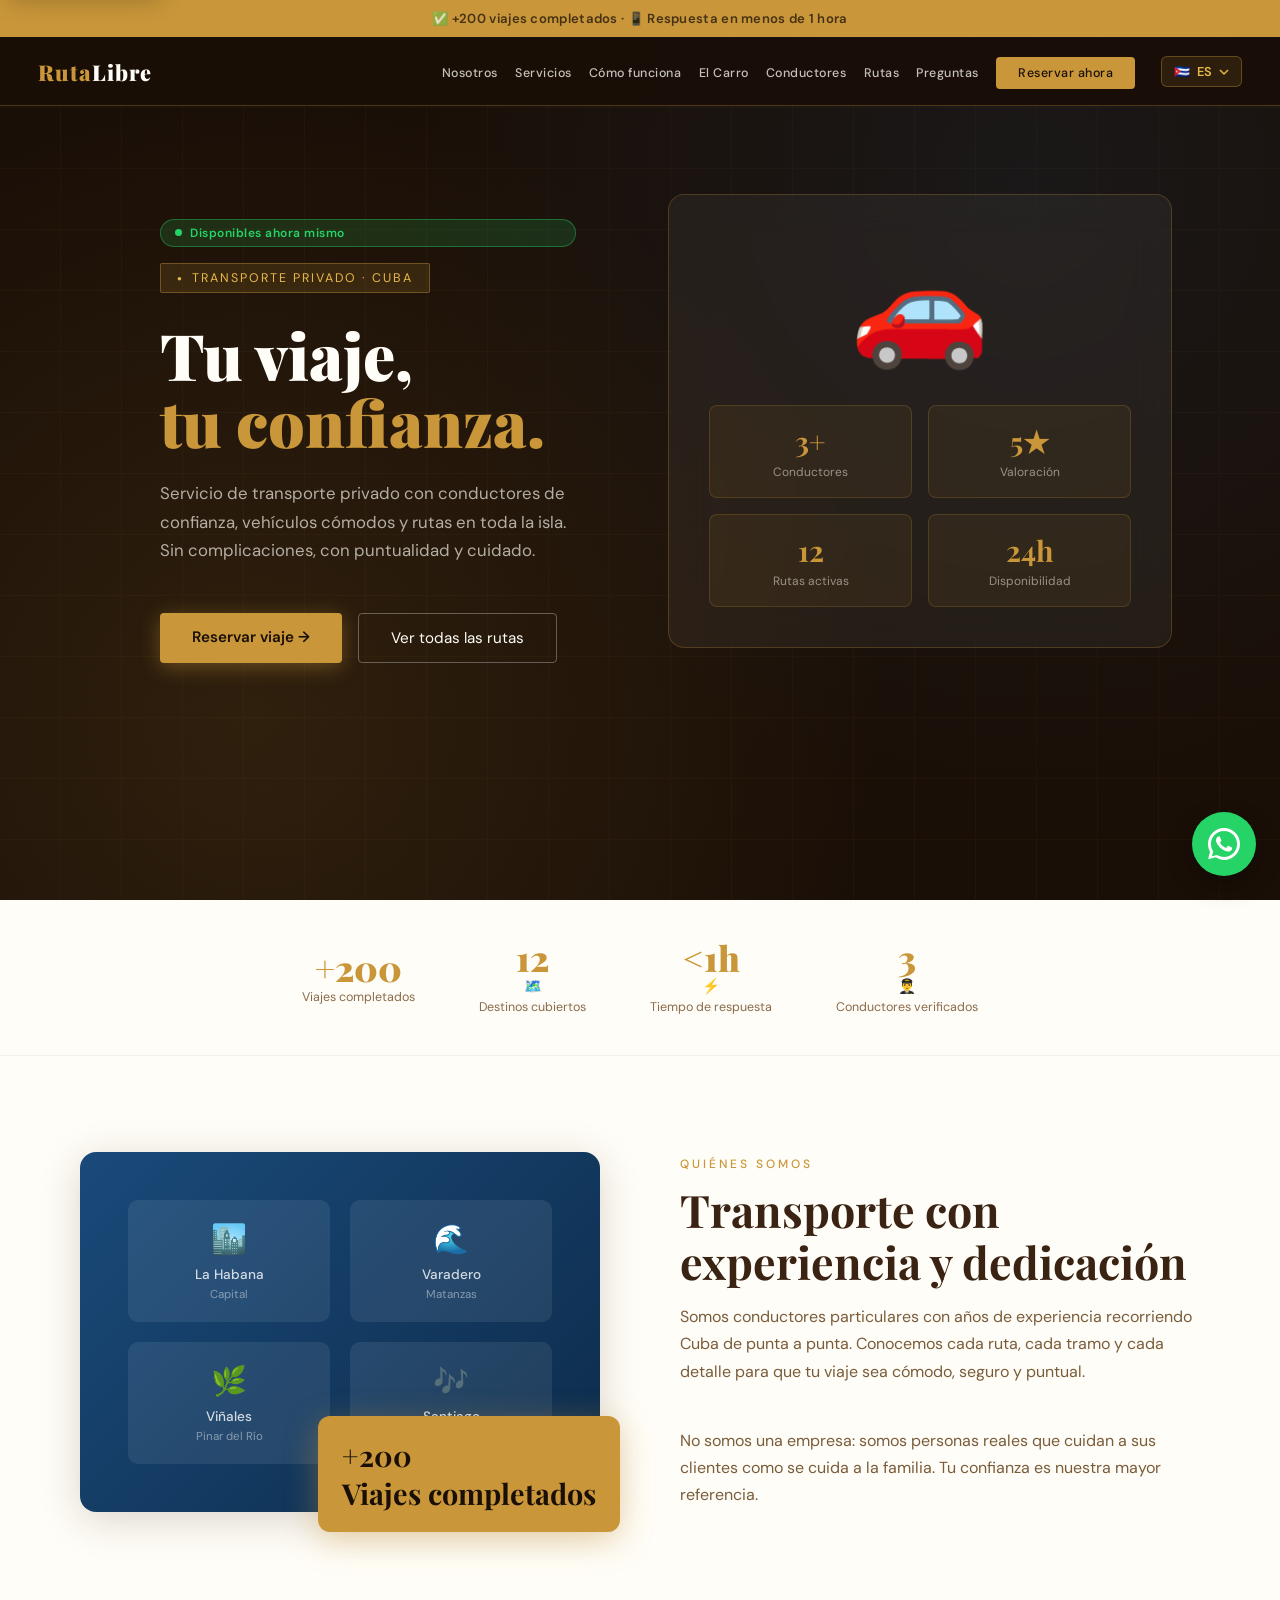
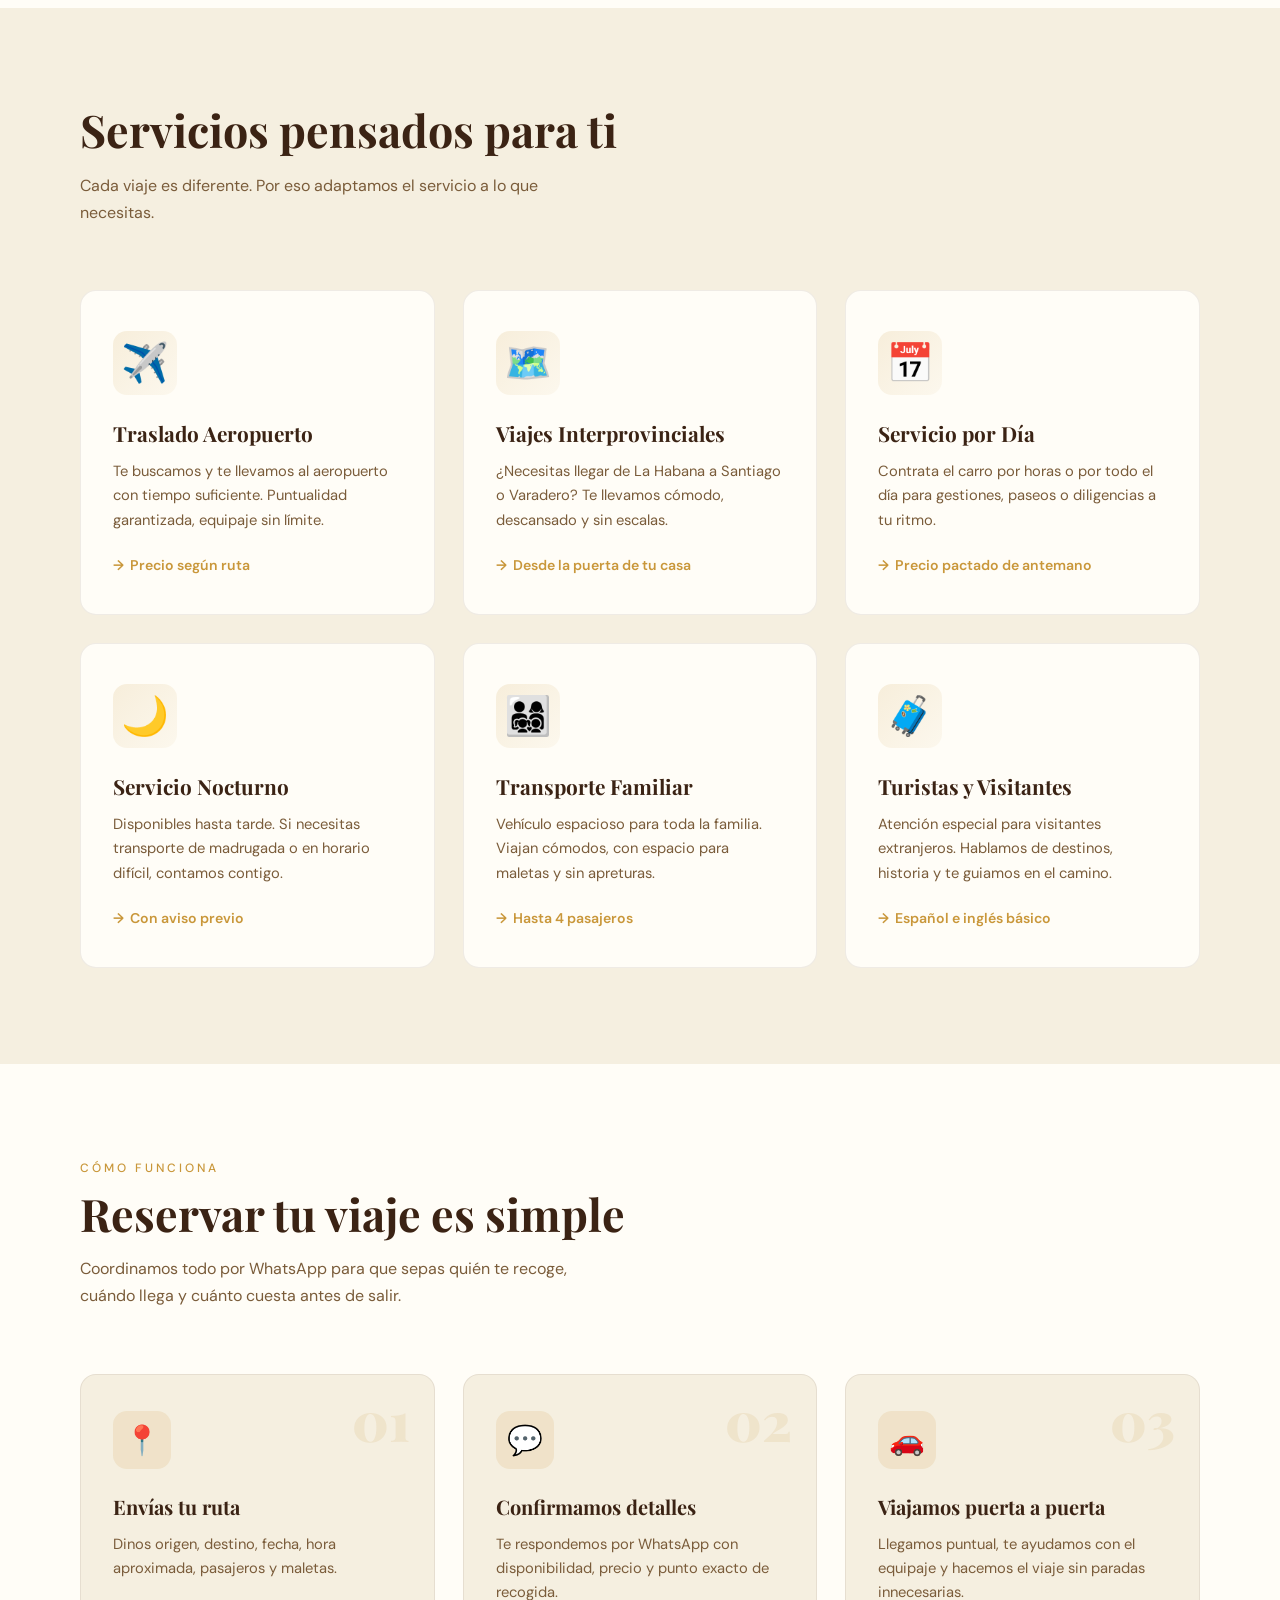
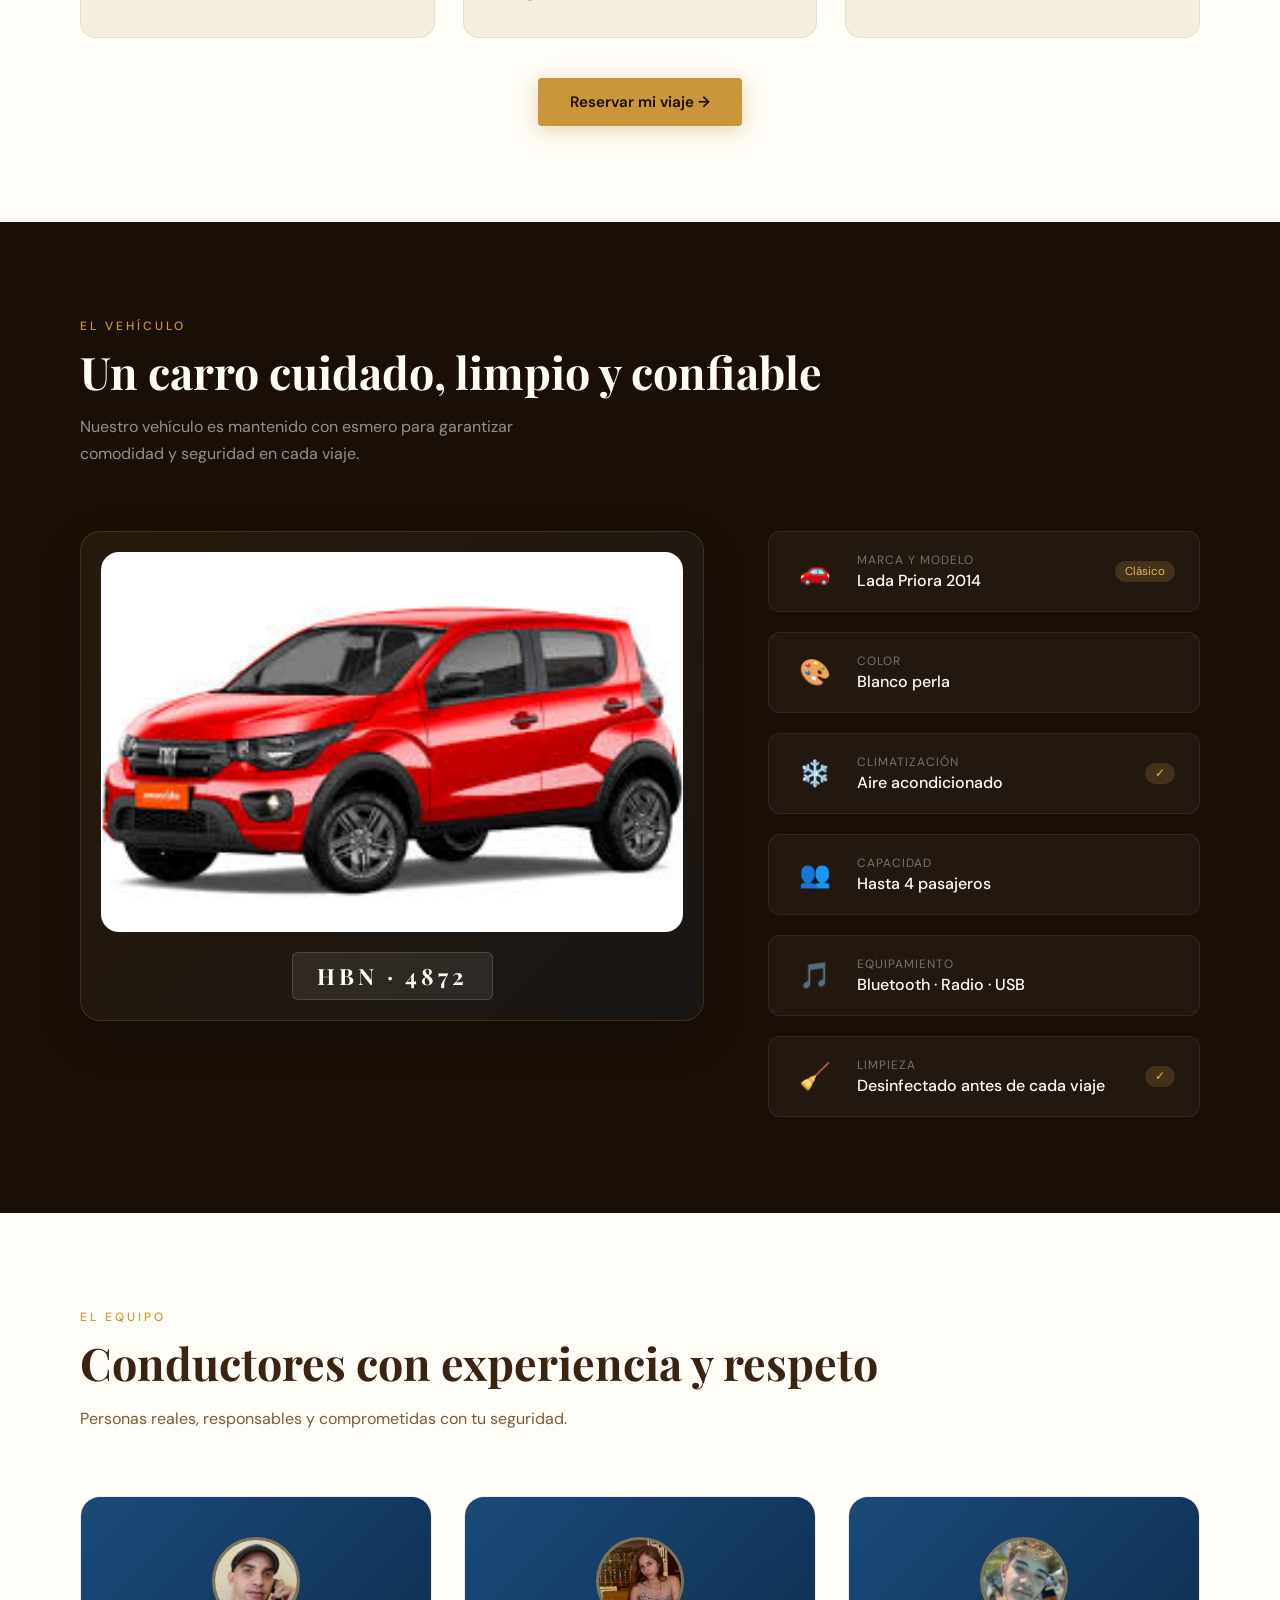
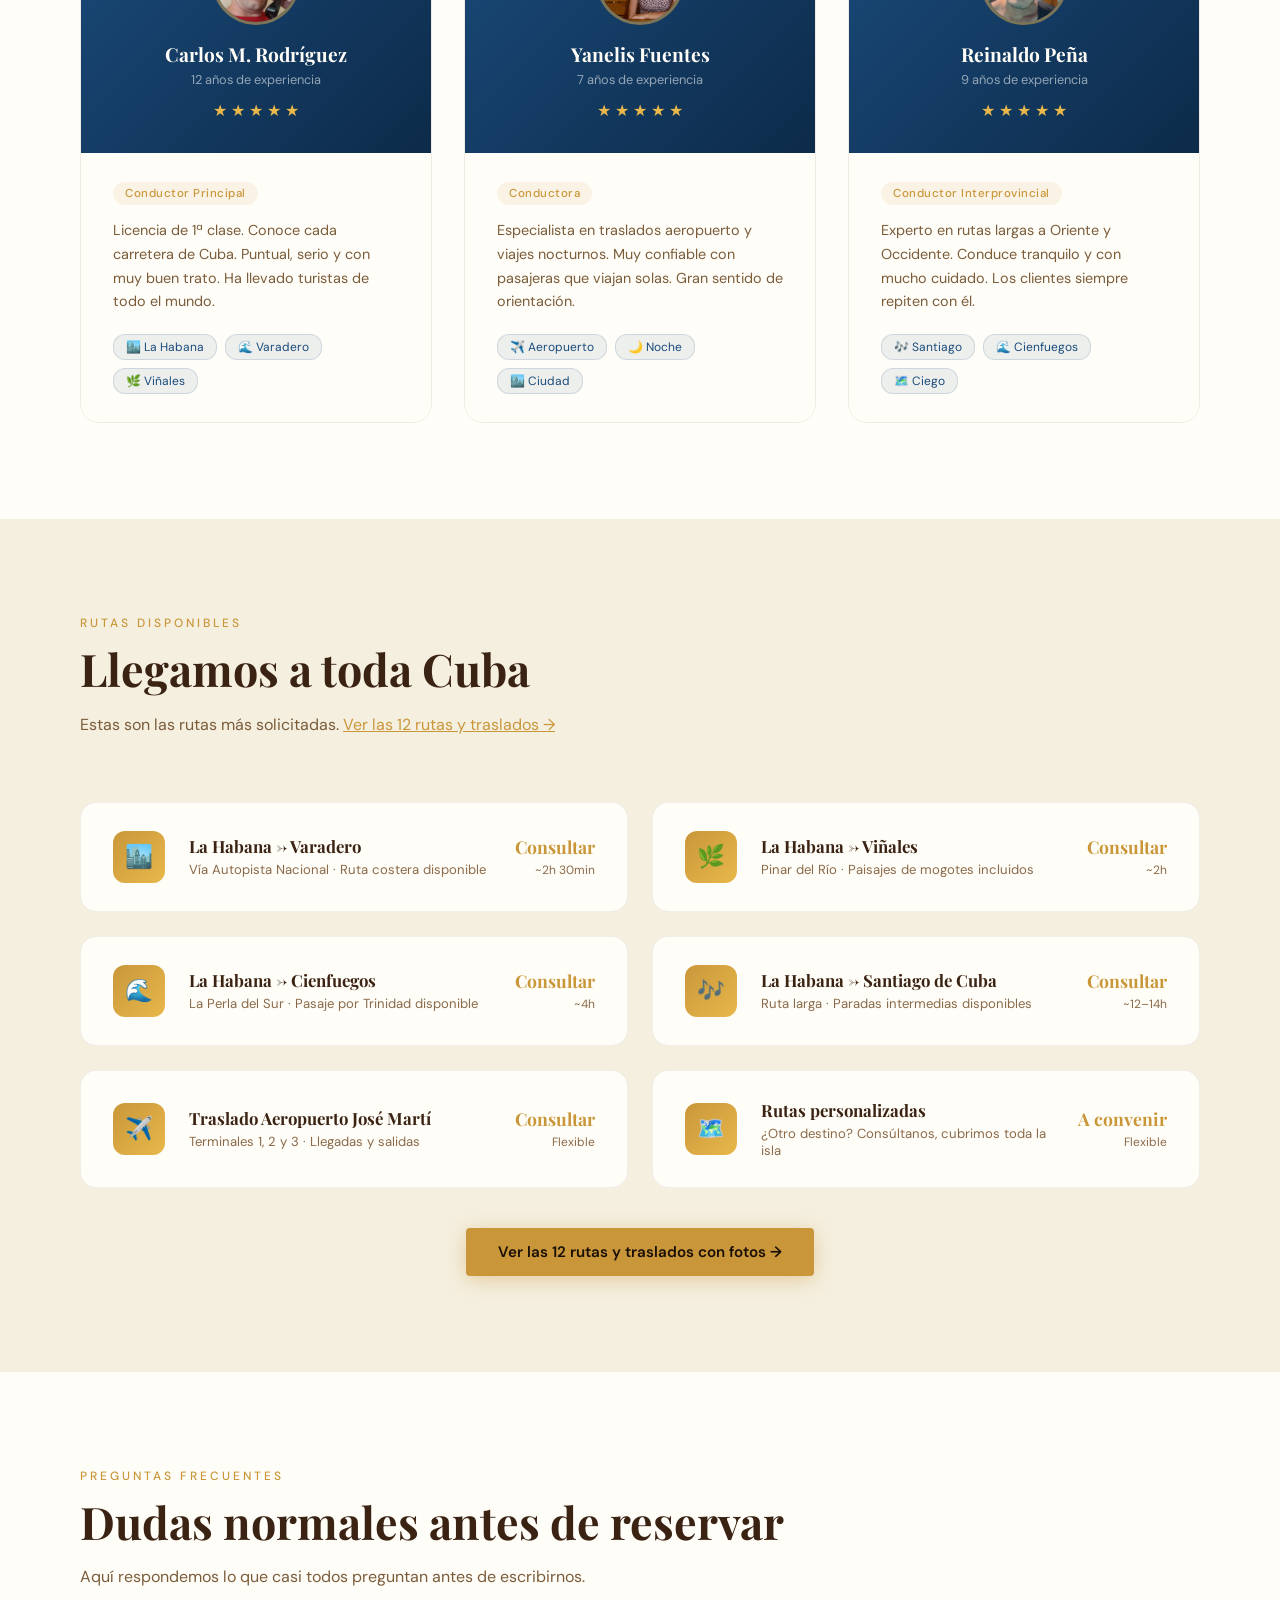
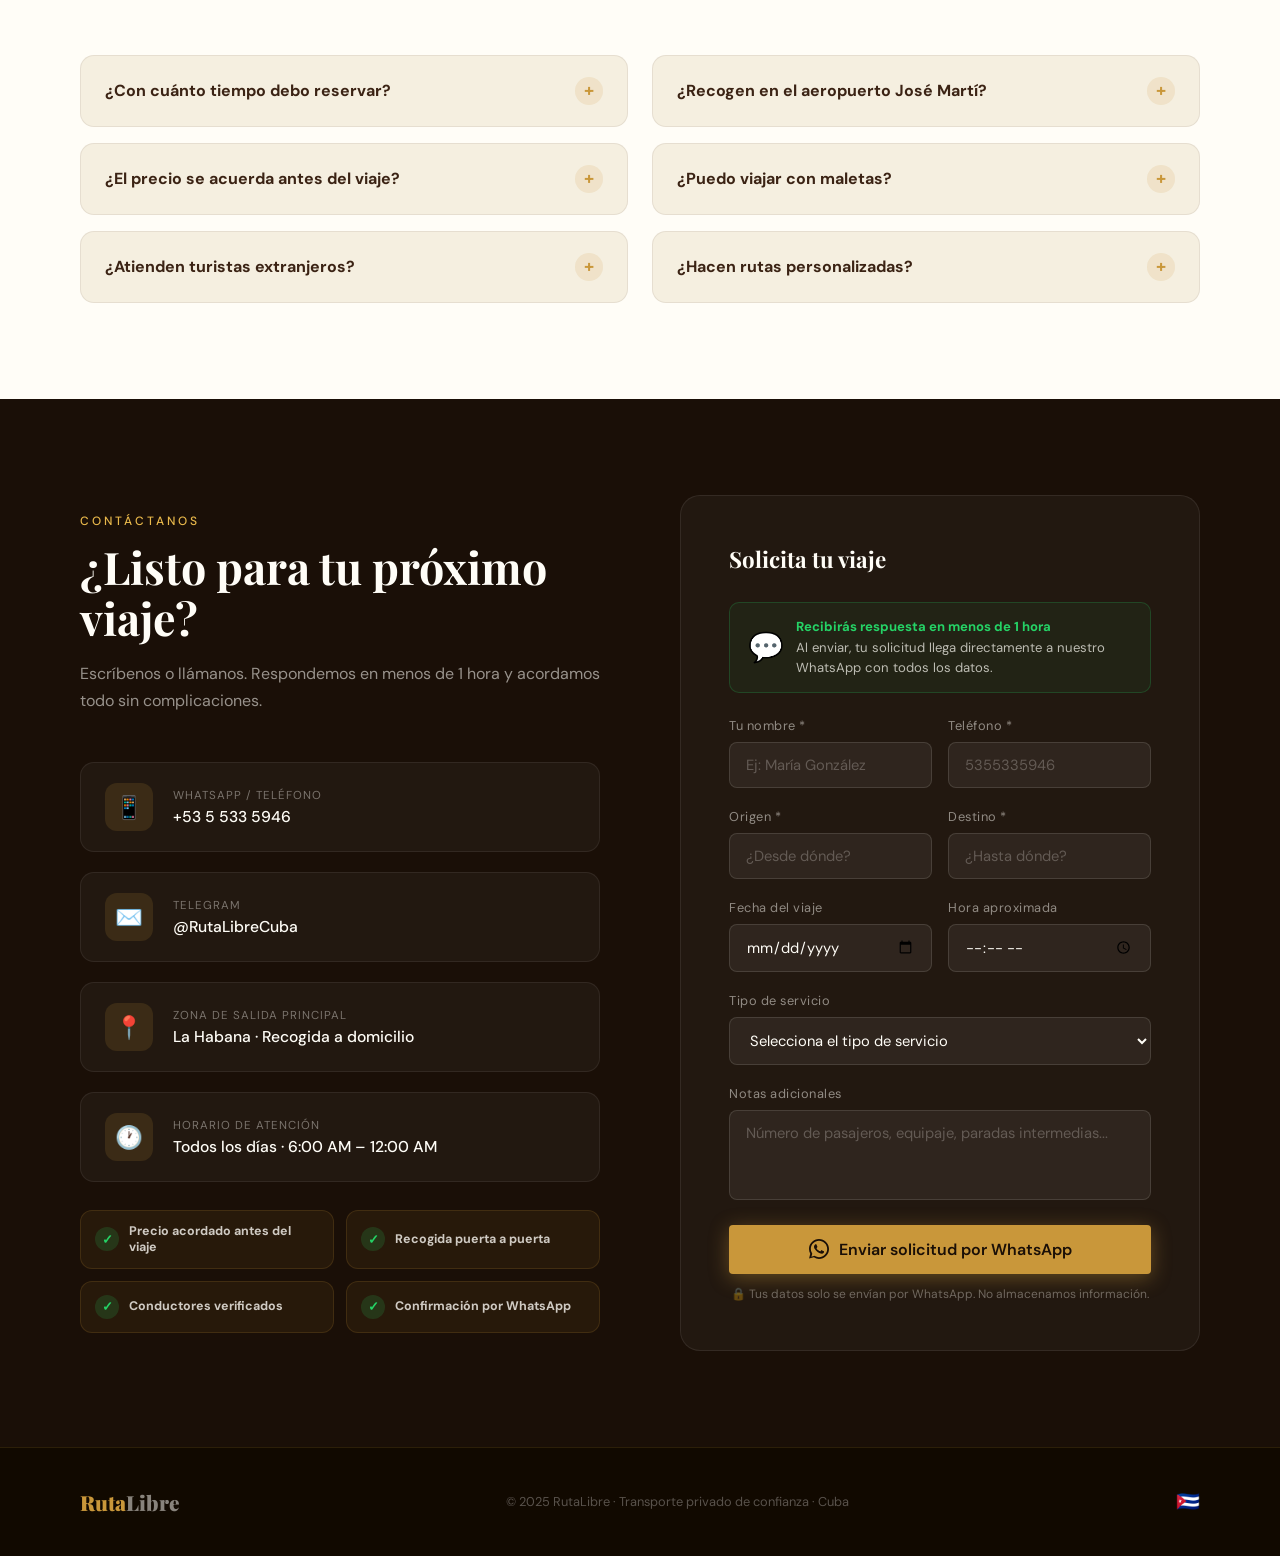
<file: index.html>
﻿<!DOCTYPE html>
<html lang="es">
<head>
  <!-- Google tag (gtag.js) -->
<script async src="https://www.googletagmanager.com/gtag/js?id=G-T40NMLRCGF"></script>
<script>
  window.dataLayer = window.dataLayer || [];
  function gtag(){dataLayer.push(arguments);}
  gtag('js', new Date());

  gtag('config', 'G-T40NMLRCGF');
</script>
  <meta charset="UTF-8" />
  <meta name="viewport" content="width=device-width, initial-scale=1.0" />
  <title>RutaLibre — Transporte Privado en Cuba | Traslados Puerta a Puerta</title>
  <meta name="description" content="Transporte privado de confianza en Cuba. Traslados aeropuerto, viajes interprovinciales a Varadero, Viñales, Trinidad, Santiago y más." />
  <meta name="robots" content="index, follow, max-image-preview:large" />
  <meta name="author" content="RutaLibre Cuba" />
  <meta name="theme-color" content="#1A0F07" />
  <link rel="canonical" href="https://pepilloagricola.github.io/rutalibre/" />

  <meta property="og:type" content="website" />
  <meta property="og:title" content="RutaLibre — Transporte Privado de Confianza en Cuba" />
  <meta property="og:description" content="Conductores verificados. Puerta a puerta. Varadero, Viñales, Trinidad, Santiago y más." />
  <meta property="og:url" content="https://pepilloagricola.github.io/rutalibre/" />
  <meta property="og:image" content="https://pepilloagricola.github.io/rutalibre/assets/taxy.jpg" />
  <meta property="og:image:secure_url" content="https://pepilloagricola.github.io/rutalibre/assets/taxy.jpg" />
  <meta property="og:image:type" content="image/jpeg" />
  <meta property="og:image:width" content="525" />
  <meta property="og:image:height" content="328" />
  <meta property="og:image:alt" content="Vehículo de RutaLibre para transporte privado en Cuba" />
  <meta property="og:locale" content="es_CU" />
  <meta property="og:site_name" content="RutaLibre Cuba" />

  <meta name="twitter:card" content="summary_large_image" />
  <meta name="twitter:title" content="RutaLibre — Transporte Privado de Confianza en Cuba" />
  <meta name="twitter:description" content="Conductores verificados. Puerta a puerta. Varadero, Viñales, Trinidad, Santiago y más." />
  <meta name="twitter:image" content="https://pepilloagricola.github.io/rutalibre/assets/taxy.jpg" />
  <meta name="twitter:image:alt" content="Vehículo de RutaLibre para transporte privado en Cuba" />

  <script type="application/ld+json">
  {
    "@context": "https://schema.org",
    "@graph": [
      {
        "@type": "LocalBusiness",
        "@id": "https://pepilloagricola.github.io/rutalibre/#business",
        "name": "RutaLibre",
        "url": "https://pepilloagricola.github.io/rutalibre/",
        "image": "https://pepilloagricola.github.io/rutalibre/assets/taxy.jpg",
        "description": "Servicio de transporte privado puerta a puerta en Cuba con traslados al aeropuerto y viajes interprovinciales.",
        "telephone": "+5355335946",
        "priceRange": "$$",
        "address": {
          "@type": "PostalAddress",
          "addressLocality": "La Habana",
          "addressCountry": "CU"
        },
        "areaServed": {
          "@type": "Country",
          "name": "Cuba"
        },
        "openingHoursSpecification": {
          "@type": "OpeningHoursSpecification",
          "dayOfWeek": ["Monday", "Tuesday", "Wednesday", "Thursday", "Friday", "Saturday", "Sunday"],
          "opens": "06:00",
          "closes": "23:59"
        },
        "contactPoint": {
          "@type": "ContactPoint",
          "telephone": "+5355335946",
          "contactType": "reservations",
          "availableLanguage": ["Spanish", "English", "French"]
        },
        "makesOffer": [
          { "@type": "Offer", "itemOffered": { "@type": "Service", "name": "Traslado aeropuerto José Martí" } },
          { "@type": "Offer", "itemOffered": { "@type": "Service", "name": "Viajes interprovinciales en Cuba" } },
          { "@type": "Offer", "itemOffered": { "@type": "Service", "name": "Transporte privado por día" } }
        ]
      },
      {
        "@type": "BreadcrumbList",
        "@id": "https://pepilloagricola.github.io/rutalibre/#breadcrumbs",
        "itemListElement": [
          {
            "@type": "ListItem",
            "position": 1,
            "name": "Inicio",
            "item": "https://pepilloagricola.github.io/rutalibre/"
          }
        ]
      },
      {
        "@type": "FAQPage",
        "@id": "https://pepilloagricola.github.io/rutalibre/#faq",
        "mainEntity": [
          {
            "@type": "Question",
            "name": "¿Con cuánto tiempo debo reservar?",
            "acceptedAnswer": {
              "@type": "Answer",
              "text": "Recomendamos reservar con al menos 24 horas de antelación para rutas largas. Para traslados dentro de La Habana o aeropuerto, puedes escribirnos y confirmamos disponibilidad por WhatsApp."
            }
          },
          {
            "@type": "Question",
            "name": "¿Recogen en el aeropuerto José Martí?",
            "acceptedAnswer": {
              "@type": "Answer",
              "text": "Sí. Cubrimos llegadas y salidas en las terminales 1, 2 y 3 del aeropuerto José Martí. Coordinamos el punto de recogida por WhatsApp."
            }
          },
          {
            "@type": "Question",
            "name": "¿El precio se acuerda antes del viaje?",
            "acceptedAnswer": {
              "@type": "Answer",
              "text": "Sí. Antes de confirmar, te indicamos disponibilidad, precio y condiciones del viaje para que todo quede claro."
            }
          },
          {
            "@type": "Question",
            "name": "¿Puedo viajar con maletas?",
            "acceptedAnswer": {
              "@type": "Answer",
              "text": "Sí. Solo necesitamos saber cuántos pasajeros viajan y cuántas maletas llevan para organizar bien el espacio."
            }
          },
          {
            "@type": "Question",
            "name": "¿Atienden turistas extranjeros?",
            "acceptedAnswer": {
              "@type": "Answer",
              "text": "Sí. Atendemos viajeros nacionales y extranjeros, y podemos responder en español, inglés o francés."
            }
          },
          {
            "@type": "Question",
            "name": "¿Hacen rutas personalizadas?",
            "acceptedAnswer": {
              "@type": "Answer",
              "text": "Sí. Si tu destino no aparece en la lista, escríbenos origen, destino y fecha para revisar la ruta."
            }
          }
        ]
      }
    ]
  }
  </script>
  
  <link rel="preconnect" href="https://fonts.googleapis.com">
  <link rel="preconnect" href="https://fonts.gstatic.com" crossorigin>
  <link rel="preload" as="image" href="assets/taxy.jpg">
  <link href="https://fonts.googleapis.com/css2?family=Playfair+Display:wght@700;900&family=DM+Sans:wght@300;400;500&display=swap" rel="stylesheet" />
  <link rel="stylesheet" href="css/styles.css">
  <link rel="stylesheet" href="css/mobile.css">
</head>
<body>
  <a href="#inicio" class="skip-link" data-i18n="skip_content">Saltar al contenido</a>

  <!-- BARRA DE CONFIANZA -->
  <div class="trust-bar">
    <span data-i18n="trust_bar">✅ +200 viajes completados · 📱 Respuesta en menos de 1 hora</span>
  </div>

  <!-- NAV -->
  <nav>
    <div class="nav-logo">Ruta<span>Libre</span></div>
    <ul>
      <li><a href="#nosotros"     data-i18n="nav_nosotros">Nosotros</a></li>
      <li><a href="#servicios"    data-i18n="nav_servicios">Servicios</a></li>
      <li><a href="#como-funciona" data-i18n="nav_como_funciona">Cómo funciona</a></li>
      <li><a href="#carro"        data-i18n="nav_carro">El Carro</a></li>
      <li><a href="#conductores"  data-i18n="nav_conductores">Conductores</a></li>
      <li><a href="rutas.html"    data-i18n="nav_rutas">Rutas</a></li>
      <li><a href="#preguntas"    data-i18n="nav_preguntas">Preguntas</a></li>
      <li><a href="#travelForm" class="nav-cta" data-i18n="nav_reservar">Reservar ahora</a></li>
    </ul>
    <!-- El selector de idioma se inserta aquí por JS -->
  </nav>

  <!-- HERO -->
  <section class="hero" id="inicio">
    <div class="hero-pattern"></div>
    <div class="hero-lines"></div>
    <div class="hero-left">
      <div class="live-badge">
        <span class="live-dot"></span>
        <span data-i18n="hero_live">Disponibles ahora mismo</span>
      </div>
      <div class="hero-badge" data-i18n="hero_badge">Transporte Privado · Cuba</div>
      <h1>
        <span data-i18n="hero_h1_line1">Tu viaje,</span>
        <em data-i18n="hero_h1_em">tu confianza.</em>
      </h1>
      <p class="hero-desc" data-i18n="hero_desc">
        Servicio de transporte privado con conductores de confianza, vehículos cómodos
        y rutas en toda la isla. Sin complicaciones, con puntualidad y cuidado.
      </p>
      <div class="hero-btns">
        <a href="#travelForm" class="btn-primary" data-i18n="hero_btn_primary">Reservar viaje →</a>
        <a href="rutas.html" class="btn-outline" data-i18n="hero_btn_outline">Ver todas las rutas</a>
      </div>
    </div>
    <div class="hero-right">
      <div class="hero-car-visual">
        <div class="car-card">
          <span class="car-emoji">🚗</span>
          <div class="car-card-stats">
            <div class="stat">
              <span class="stat-num">3+</span>
              <span class="stat-label" data-i18n="stat_conductores">Conductores</span>
            </div>
            <div class="stat">
              <span class="stat-num">5★</span>
              <span class="stat-label" data-i18n="stat_rating">Valoración</span>
            </div>
            <div class="stat">
              <span class="stat-num">12</span>
              <span class="stat-label" data-i18n="stat_rutas">Rutas activas</span>
            </div>
            <div class="stat">
              <span class="stat-num">24h</span>
              <span class="stat-label" data-i18n="stat_disponible">Disponibilidad</span>
            </div>
          </div>
        </div>
      </div>
    </div>
  </section>

  <!-- SOCIAL PROOF STRIP -->
  <div class="reviews-strip">
    <div class="review-item">
      <div class="review-num">+200</div>
      <div class="review-label" data-i18n="review_viajes">Viajes completados</div>
    </div>
    <div class="review-item">
      <div class="review-num">12</div>
      <div class="review-stars">🗺️</div>
      <div class="review-label" data-i18n="review_destinos">Destinos cubiertos</div>
    </div>
    <div class="review-item">
      <div class="review-num">&lt;1h</div>
      <div class="review-stars">⚡</div>
      <div class="review-label" data-i18n="review_respuesta">Tiempo de respuesta</div>
    </div>
    <div class="review-item">
      <div class="review-num">3</div>
      <div class="review-stars">👨‍✈️</div>
      <div class="review-label" data-i18n="review_conductores">Conductores verificados</div>
    </div>
  </div>

  <!-- SOBRE NOSOTROS -->
  <section id="nosotros">
    <div class="about-visual fade-in">
      <div class="about-map">
        <div class="route-item">
          <span class="route-icon">🏙️</span>
          <div class="route-name">La Habana</div>
          <div class="route-dist">Capital</div>
        </div>
        <div class="route-item">
          <span class="route-icon">🌊</span>
          <div class="route-name">Varadero</div>
          <div class="route-dist">Matanzas</div>
        </div>
        <div class="route-item">
          <span class="route-icon">🌿</span>
          <div class="route-name">Viñales</div>
          <div class="route-dist">Pinar del Río</div>
        </div>
        <div class="route-item">
          <span class="route-icon">🎶</span>
          <div class="route-name">Santiago</div>
          <div class="route-dist">Oriente</div>
        </div>
      </div>
      <div class="about-badge-float">
        <span>+200</span>
        <span data-i18n="badge_viajes">Viajes completados</span>
      </div>
    </div>
    <div class="fade-in">
      <div class="section-tag" data-i18n="section_nosotros_tag">Quiénes somos</div>
      <h2 class="section-title" data-i18n="section_nosotros_title">Transporte con experiencia y dedicación</h2>
      <p class="section-sub" data-i18n="section_nosotros_p1">
        Somos conductores particulares con años de experiencia recorriendo Cuba de punta a punta.
        Conocemos cada ruta, cada tramo y cada detalle para que tu viaje sea cómodo, seguro y puntual.
      </p>
      <br /><br />
      <p class="section-sub" data-i18n="section_nosotros_p2">
        No somos una empresa: somos personas reales que cuidan a sus clientes como se cuida a la familia.
        Tu confianza es nuestra mayor referencia.
      </p>
    </div>
  </section>

  <!-- SERVICIOS -->
  <section id="servicios">
    <div class="section-header fade-in">
      <h2 class="section-title" data-i18n="section_servicios_title">Servicios pensados para ti</h2>
      <p class="section-sub" data-i18n="section_servicios_sub">Cada viaje es diferente. Por eso adaptamos el servicio a lo que necesitas.</p>
    </div>
    <div class="services-grid">
      <div class="service-card fade-in">
        <div class="service-icon">✈️</div>
        <h3 data-i18n="serv1_title">Traslado Aeropuerto</h3>
        <p data-i18n="serv1_desc">Te buscamos y te llevamos al aeropuerto con tiempo suficiente. Puntualidad garantizada, equipaje sin límite.</p>
        <div class="service-price" data-i18n="serv1_price">Precio según ruta</div>
      </div>
      <div class="service-card fade-in">
        <div class="service-icon">🗺️</div>
        <h3 data-i18n="serv2_title">Viajes Interprovinciales</h3>
        <p data-i18n="serv2_desc">¿Necesitas llegar de La Habana a Santiago o Varadero? Te llevamos cómodo, descansado y sin escalas.</p>
        <div class="service-price" data-i18n="serv2_price">Desde la puerta de tu casa</div>
      </div>
      <div class="service-card fade-in">
        <div class="service-icon">📅</div>
        <h3 data-i18n="serv3_title">Servicio por Día</h3>
        <p data-i18n="serv3_desc">Contrata el carro por horas o por todo el día para gestiones, paseos o diligencias a tu ritmo.</p>
        <div class="service-price" data-i18n="serv3_price">Precio pactado de antemano</div>
      </div>
      <div class="service-card fade-in">
        <div class="service-icon">🌙</div>
        <h3 data-i18n="serv4_title">Servicio Nocturno</h3>
        <p data-i18n="serv4_desc">Disponibles hasta tarde. Si necesitas transporte de madrugada o en horario difícil, contamos contigo.</p>
        <div class="service-price" data-i18n="serv4_price">Con aviso previo</div>
      </div>
      <div class="service-card fade-in">
        <div class="service-icon">👨‍👩‍👧‍👦</div>
        <h3 data-i18n="serv5_title">Transporte Familiar</h3>
        <p data-i18n="serv5_desc">Vehículo espacioso para toda la familia. Viajan cómodos, con espacio para maletas y sin apreturas.</p>
        <div class="service-price" data-i18n="serv5_price">Hasta 4 pasajeros</div>
      </div>
      <div class="service-card fade-in">
        <div class="service-icon">🧳</div>
        <h3 data-i18n="serv6_title">Turistas y Visitantes</h3>
        <p data-i18n="serv6_desc">Atención especial para visitantes extranjeros. Hablamos de destinos, historia y te guiamos en el camino.</p>
        <div class="service-price" data-i18n="serv6_price">Español e inglés básico</div>
      </div>
    </div>
  </section>

  <!-- CÓMO FUNCIONA -->
  <section id="como-funciona" class="how-section">
    <div class="section-header fade-in">
      <div class="section-tag" data-i18n="section_how_tag">Cómo funciona</div>
      <h2 class="section-title" data-i18n="section_how_title">Reservar tu viaje es simple</h2>
      <p class="section-sub" data-i18n="section_how_sub">Coordinamos todo por WhatsApp para que sepas quién te recoge, cuándo llega y cuánto cuesta antes de salir.</p>
    </div>
    <div class="steps-grid">
      <div class="step-card fade-in">
        <div class="step-number">01</div>
        <div class="step-icon">📍</div>
        <h3 data-i18n="how_step1_title">Envías tu ruta</h3>
        <p data-i18n="how_step1_desc">Dinos origen, destino, fecha, hora aproximada, pasajeros y maletas.</p>
      </div>
      <div class="step-card fade-in">
        <div class="step-number">02</div>
        <div class="step-icon">💬</div>
        <h3 data-i18n="how_step2_title">Confirmamos detalles</h3>
        <p data-i18n="how_step2_desc">Te respondemos por WhatsApp con disponibilidad, precio y punto exacto de recogida.</p>
      </div>
      <div class="step-card fade-in">
        <div class="step-number">03</div>
        <div class="step-icon">🚗</div>
        <h3 data-i18n="how_step3_title">Viajamos puerta a puerta</h3>
        <p data-i18n="how_step3_desc">Llegamos puntual, te ayudamos con el equipaje y hacemos el viaje sin paradas innecesarias.</p>
      </div>
    </div>
    <div class="center-row how-cta-row fade-in">
      <a href="#travelForm" class="btn-primary btn-inline" data-i18n="how_cta">Reservar mi viaje →</a>
    </div>
  </section>

  <!-- EL CARRO -->
  <section id="carro">
    <div class="section-header fade-in">
      <div class="section-tag" data-i18n="section_carro_tag">El Vehículo</div>
      <h2 class="section-title" data-i18n="section_carro_title">Un carro cuidado, limpio y confiable</h2>
      <p class="section-sub" data-i18n="section_carro_sub">Nuestro vehículo es mantenido con esmero para garantizar comodidad y seguridad en cada viaje.</p>
    </div>
    <div class="car-showcase">
      <div class="car-big-visual fade-in">
        <img src="assets/taxy.jpg" alt="Vehículo de RutaLibre para transporte privado en Cuba" class="car-big-image" width="525" height="328" decoding="async" fetchpriority="high">
        <div class="car-plate">HBN · 4872</div>
      </div>
      <div class="car-specs fade-in">
        <div class="spec-row">
          <div class="spec-icon">🚗</div>
          <div class="spec-info">
            <div class="spec-label" data-i18n="spec_marca">Marca y Modelo</div>
            <div class="spec-value">Lada Priora 2014</div>
          </div>
          <span class="spec-badge" data-i18n="badge_clasico">Clásico</span>
        </div>
        <div class="spec-row">
          <div class="spec-icon">🎨</div>
          <div class="spec-info">
            <div class="spec-label" data-i18n="spec_color">Color</div>
            <div class="spec-value" data-i18n="spec_color_val">Blanco perla</div>
          </div>
        </div>
        <div class="spec-row">
          <div class="spec-icon">❄️</div>
          <div class="spec-info">
            <div class="spec-label" data-i18n="spec_clima">Climatización</div>
            <div class="spec-value" data-i18n="spec_clima_val">Aire acondicionado</div>
          </div>
          <span class="spec-badge">✓</span>
        </div>
        <div class="spec-row">
          <div class="spec-icon">👥</div>
          <div class="spec-info">
            <div class="spec-label" data-i18n="spec_cap">Capacidad</div>
            <div class="spec-value" data-i18n="spec_cap_val">Hasta 4 pasajeros</div>
          </div>
        </div>
        <div class="spec-row">
          <div class="spec-icon">🎵</div>
          <div class="spec-info">
            <div class="spec-label" data-i18n="spec_equip">Equipamiento</div>
            <div class="spec-value">Bluetooth · Radio · USB</div>
          </div>
        </div>
        <div class="spec-row">
          <div class="spec-icon">🧹</div>
          <div class="spec-info">
            <div class="spec-label" data-i18n="spec_limpieza">Limpieza</div>
            <div class="spec-value" data-i18n="spec_limpieza_val">Desinfectado antes de cada viaje</div>
          </div>
          <span class="spec-badge">✓</span>
        </div>
      </div>
    </div>
  </section>

  <!-- CONDUCTORES -->
  <section id="conductores">
    <div class="section-header fade-in">
      <div class="section-tag" data-i18n="section_cond_tag">El Equipo</div>
      <h2 class="section-title" data-i18n="section_cond_title">Conductores con experiencia y respeto</h2>
      <p class="section-sub" data-i18n="section_cond_sub">Personas reales, responsables y comprometidas con tu seguridad.</p>
    </div>
    <div class="drivers-grid">
      <div class="driver-card fade-in">
        <div class="driver-header">
          <div class="driver-avatar"><img src="assets/conducto1.jpg" alt="Carlos M. Rodríguez, conductor de RutaLibre" width="720" height="720" loading="lazy" decoding="async"></div>
          <div class="driver-name">Carlos M. Rodríguez</div>
          <div class="driver-years" data-i18n="cond1_years">12 años de experiencia</div>
          <div class="driver-stars">
            <span class="star">★</span><span class="star">★</span><span class="star">★</span><span class="star">★</span><span class="star">★</span>
          </div>
        </div>
        <div class="driver-body">
          <div class="driver-tag" data-i18n="cond1_tag">Conductor Principal</div>
          <p class="driver-bio" data-i18n="cond1_bio">Licencia de 1ª clase. Conoce cada carretera de Cuba. Puntual, serio y con muy buen trato. Ha llevado turistas de todo el mundo.</p>
          <div class="driver-routes">
            <span class="route-tag">🏙️ La Habana</span>
            <span class="route-tag">🌊 Varadero</span>
            <span class="route-tag">🌿 Viñales</span>
          </div>
        </div>
      </div>
      <div class="driver-card fade-in">
        <div class="driver-header">
          <div class="driver-avatar"><img src="assets/conductor2.jpg" alt="Yanelis Fuentes, conductora de RutaLibre" width="960" height="958" loading="lazy" decoding="async"></div>
          <div class="driver-name">Yanelis Fuentes</div>
          <div class="driver-years" data-i18n="cond2_years">7 años de experiencia</div>
          <div class="driver-stars">
            <span class="star">★</span><span class="star">★</span><span class="star">★</span><span class="star">★</span><span class="star">★</span>
          </div>
        </div>
        <div class="driver-body">
          <div class="driver-tag" data-i18n="cond2_tag">Conductora</div>
          <p class="driver-bio" data-i18n="cond2_bio">Especialista en traslados aeropuerto y viajes nocturnos. Muy confiable con pasajeras que viajan solas. Gran sentido de orientación.</p>
          <div class="driver-routes">
            <span class="route-tag">✈️ Aeropuerto</span>
            <span class="route-tag">🌙 Noche</span>
            <span class="route-tag">🏙️ Ciudad</span>
          </div>
        </div>
      </div>
      <div class="driver-card fade-in">
        <div class="driver-header">
          <div class="driver-avatar"><img src="assets/conductor3.jpg" alt="Reinaldo Peña, conductor interprovincial de RutaLibre" width="768" height="768" loading="lazy" decoding="async"></div>
          <div class="driver-name">Reinaldo Peña</div>
          <div class="driver-years" data-i18n="cond3_years">9 años de experiencia</div>
          <div class="driver-stars">
            <span class="star">★</span><span class="star">★</span><span class="star">★</span><span class="star">★</span><span class="star">★</span>
          </div>
        </div>
        <div class="driver-body">
          <div class="driver-tag" data-i18n="cond3_tag">Conductor Interprovincial</div>
          <p class="driver-bio" data-i18n="cond3_bio">Experto en rutas largas a Oriente y Occidente. Conduce tranquilo y con mucho cuidado. Los clientes siempre repiten con él.</p>
          <div class="driver-routes">
            <span class="route-tag">🎶 Santiago</span>
            <span class="route-tag">🌊 Cienfuegos</span>
            <span class="route-tag">🗺️ Ciego</span>
          </div>
        </div>
      </div>
    </div>
  </section>

  <!-- RUTAS (preview) -->
  <section id="rutas">
    <div class="section-header fade-in">
      <div class="section-tag" data-i18n="section_rutas_tag">Rutas Disponibles</div>
      <h2 class="section-title" data-i18n="section_rutas_title">Llegamos a toda Cuba</h2>
      <p class="section-sub">
        <span data-i18n="section_rutas_sub">Estas son las rutas más solicitadas.</span>
        <a href="rutas.html" class="text-gold" data-i18n="rutas_ver_todas">Ver las 12 rutas y traslados →</a>
      </p>
    </div>
    <div class="routes-list">
      <div class="route-card fade-in">
        <div class="route-dot">🏙️</div>
        <div class="route-info">
          <h4 data-i18n="ruta1_name">La Habana → Varadero</h4>
          <p data-i18n="ruta1_desc">Vía Autopista Nacional · Ruta costera disponible</p>
        </div>
        <div class="route-meta">
          <div class="route-price" data-i18n="ruta_consultar">Consultar</div>
          <div class="route-time">~2h 30min</div>
        </div>
      </div>
      <div class="route-card fade-in">
        <div class="route-dot">🌿</div>
        <div class="route-info">
          <h4 data-i18n="ruta2_name">La Habana → Viñales</h4>
          <p data-i18n="ruta2_desc">Pinar del Río · Paisajes de mogotes incluidos</p>
        </div>
        <div class="route-meta">
          <div class="route-price" data-i18n="ruta_consultar">Consultar</div>
          <div class="route-time">~2h</div>
        </div>
      </div>
      <div class="route-card fade-in">
        <div class="route-dot">🌊</div>
        <div class="route-info">
          <h4 data-i18n="ruta3_name">La Habana → Cienfuegos</h4>
          <p data-i18n="ruta3_desc">La Perla del Sur · Pasaje por Trinidad disponible</p>
        </div>
        <div class="route-meta">
          <div class="route-price" data-i18n="ruta_consultar">Consultar</div>
          <div class="route-time">~4h</div>
        </div>
      </div>
      <div class="route-card fade-in">
        <div class="route-dot">🎶</div>
        <div class="route-info">
          <h4 data-i18n="ruta4_name">La Habana → Santiago de Cuba</h4>
          <p data-i18n="ruta4_desc">Ruta larga · Paradas intermedias disponibles</p>
        </div>
        <div class="route-meta">
          <div class="route-price" data-i18n="ruta_consultar">Consultar</div>
          <div class="route-time">~12–14h</div>
        </div>
      </div>
      <div class="route-card fade-in">
        <div class="route-dot">✈️</div>
        <div class="route-info">
          <h4 data-i18n="ruta5_name">Traslado Aeropuerto José Martí</h4>
          <p data-i18n="ruta5_desc">Terminales 1, 2 y 3 · Llegadas y salidas</p>
        </div>
        <div class="route-meta">
          <div class="route-price" data-i18n="ruta_consultar">Consultar</div>
          <div class="route-time" data-i18n="ruta_flexible">Flexible</div>
        </div>
      </div>
      <div class="route-card fade-in">
        <div class="route-dot">🗺️</div>
        <div class="route-info">
          <h4 data-i18n="ruta6_name">Rutas personalizadas</h4>
          <p data-i18n="ruta6_desc">¿Otro destino? Consúltanos, cubrimos toda la isla</p>
        </div>
        <div class="route-meta">
          <div class="route-price" data-i18n="ruta_convenir">A convenir</div>
          <div class="route-time" data-i18n="ruta_flexible">Flexible</div>
        </div>
      </div>
    </div>
    <div class="center-row">
      <a href="rutas.html" class="btn-primary btn-inline" data-i18n="rutas_btn_todas">Ver las 12 rutas y traslados con fotos →</a>
    </div>
  </section>

  <!-- PREGUNTAS FRECUENTES -->
  <section id="preguntas" class="faq-section">
    <div class="section-header fade-in">
      <div class="section-tag" data-i18n="section_faq_tag">Preguntas frecuentes</div>
      <h2 class="section-title" data-i18n="section_faq_title">Dudas normales antes de reservar</h2>
      <p class="section-sub" data-i18n="section_faq_sub">Aquí respondemos lo que casi todos preguntan antes de escribirnos.</p>
    </div>
    <div class="faq-list">
      <details class="faq-item fade-in">
        <summary data-i18n="faq1_q">¿Con cuánto tiempo debo reservar?</summary>
        <p data-i18n="faq1_a">Lo ideal es reservar con 24 horas de antelación, especialmente para rutas largas. Si es para hoy, escríbenos igual y revisamos disponibilidad.</p>
      </details>
      <details class="faq-item fade-in">
        <summary data-i18n="faq2_q">¿Recogen en el aeropuerto José Martí?</summary>
        <p data-i18n="faq2_a">Sí. Cubrimos llegadas y salidas en las terminales 1, 2 y 3. Coordinamos por WhatsApp el punto exacto de encuentro.</p>
      </details>
      <details class="faq-item fade-in">
        <summary data-i18n="faq3_q">¿El precio se acuerda antes del viaje?</summary>
        <p data-i18n="faq3_a">Sí. Antes de confirmar te damos precio, disponibilidad y condiciones del viaje para que todo quede claro.</p>
      </details>
      <details class="faq-item fade-in">
        <summary data-i18n="faq4_q">¿Puedo viajar con maletas?</summary>
        <p data-i18n="faq4_a">Sí. Solo dinos cuántas personas viajan y cuántas maletas llevan para organizar bien el espacio.</p>
      </details>
      <details class="faq-item fade-in">
        <summary data-i18n="faq5_q">¿Atienden turistas extranjeros?</summary>
        <p data-i18n="faq5_a">Sí. Atendemos viajeros nacionales y extranjeros, y podemos comunicarnos en español, inglés o francés.</p>
      </details>
      <details class="faq-item fade-in">
        <summary data-i18n="faq6_q">¿Hacen rutas personalizadas?</summary>
        <p data-i18n="faq6_a">Sí. Si tu destino no aparece en la lista, escríbenos origen, destino y fecha para revisar la ruta.</p>
      </details>
    </div>
  </section>

  <!-- CONTACTO -->
  <section id="contacto">
    <div class="fade-in">
      <div class="section-tag section-tag--gold" data-i18n="section_contacto_tag">Contáctanos</div>
      <h2 class="section-title" data-i18n="section_contacto_title">¿Listo para tu próximo viaje?</h2>
      <p class="section-sub" data-i18n="section_contacto_sub">Escríbenos o llámanos. Respondemos en menos de 1 hora y acordamos todo sin complicaciones.</p>
      <div class="contact-methods">
        <div class="contact-item">
          <div class="contact-icon">📱</div>
          <div class="contact-text">
            <div class="contact-label" data-i18n="contact_wa_label">WhatsApp / Teléfono</div>
            <div class="contact-value">+53 5 533 5946</div>
          </div>
        </div>
        <div class="contact-item">
          <div class="contact-icon">✉️</div>
          <div class="contact-text">
            <div class="contact-label" data-i18n="contact_tg_label">Telegram</div>
            <div class="contact-value">@RutaLibreCuba</div>
          </div>
        </div>
        <div class="contact-item">
          <div class="contact-icon">📍</div>
          <div class="contact-text">
            <div class="contact-label" data-i18n="contact_loc_label">Zona de salida principal</div>
            <div class="contact-value" data-i18n="contact_loc_val">La Habana · Recogida a domicilio</div>
          </div>
        </div>
        <div class="contact-item">
          <div class="contact-icon">🕐</div>
          <div class="contact-text">
            <div class="contact-label" data-i18n="contact_hrs_label">Horario de atención</div>
            <div class="contact-value" data-i18n="contact_hrs_val">Todos los días · 6:00 AM – 12:00 AM</div>
          </div>
        </div>
      </div>
      <div class="contact-assurance">
        <div class="assurance-item">
          <span>✓</span>
          <strong data-i18n="assurance_1">Precio acordado antes del viaje</strong>
        </div>
        <div class="assurance-item">
          <span>✓</span>
          <strong data-i18n="assurance_2">Recogida puerta a puerta</strong>
        </div>
        <div class="assurance-item">
          <span>✓</span>
          <strong data-i18n="assurance_3">Conductores verificados</strong>
        </div>
        <div class="assurance-item">
          <span>✓</span>
          <strong data-i18n="assurance_4">Confirmación por WhatsApp</strong>
        </div>
      </div>
    </div>

    <form id="travelForm" class="contact-form fade-in" novalidate>
      <h3 data-i18n="form_title">Solicita tu viaje</h3>
      <div class="form-trust">
        <div class="form-trust-icon">💬</div>
        <div class="form-trust-text">
          <strong data-i18n="form_trust_strong">Recibirás respuesta en menos de 1 hora</strong>
          <span data-i18n="form_trust_text">Al enviar, tu solicitud llega directamente a nuestro WhatsApp con todos los datos.</span>
        </div>
      </div>
      <div class="form-row">
        <div class="form-group">
          <label for="nombre" data-i18n="form_nombre_label">Tu nombre *</label>
          <input type="text" id="nombre" data-i18n-ph="form_nombre_ph" placeholder="Ej: María González" />
        </div>
        <div class="form-group">
          <label for="telefono" data-i18n="form_tel_label">Teléfono *</label>
          <input type="text" id="telefono" data-i18n-ph="form_tel_ph" placeholder="5355335946" />
        </div>
      </div>
      <div class="form-row">
        <div class="form-group">
          <label for="origen" data-i18n="form_origen_label">Origen *</label>
          <input type="text" id="origen" data-i18n-ph="form_origen_ph" placeholder="¿Desde dónde?" />
        </div>
        <div class="form-group">
          <label for="destino" data-i18n="form_destino_label">Destino *</label>
          <input type="text" id="destino" data-i18n-ph="form_destino_ph" placeholder="¿Hasta dónde?" />
        </div>
      </div>
      <div class="form-row">
        <div class="form-group">
          <label for="fecha" data-i18n="form_fecha_label">Fecha del viaje</label>
          <input type="date" id="fecha" />
        </div>
        <div class="form-group">
          <label for="hora" data-i18n="form_hora_label">Hora aproximada</label>
          <input type="time" id="hora" />
        </div>
      </div>
      <div class="form-group">
        <label for="servicio" data-i18n="form_servicio_label">Tipo de servicio</label>
        <select id="servicio">
          <option value="" data-i18n="form_servicio_ph">Selecciona el tipo de servicio</option>
          <option value="Traslado aeropuerto"  data-i18n="form_opt1">Traslado aeropuerto</option>
          <option value="Viaje interprovincial" data-i18n="form_opt2">Viaje interprovincial</option>
          <option value="Servicio por día"      data-i18n="form_opt3">Servicio por día</option>
          <option value="Servicio nocturno"     data-i18n="form_opt4">Servicio nocturno</option>
          <option value="Turismo / Excursión"   data-i18n="form_opt5">Turismo / Excursión</option>
          <option value="Otro"                  data-i18n="form_opt6">Otro</option>
        </select>
      </div>
      <div class="form-group">
        <label for="notas" data-i18n="form_notas_label">Notas adicionales</label>
        <textarea id="notas" data-i18n-ph="form_notas_ph" placeholder="Número de pasajeros, equipaje, paradas intermedias..."></textarea>
      </div>
      <button type="submit" class="btn-primary btn-submit">
        <svg width="20" height="20" viewBox="0 0 24 24" fill="currentColor"><path d="M17.472 14.382c-.297-.149-1.758-.867-2.03-.967-.273-.099-.471-.148-.67.15-.197.297-.767.966-.94 1.164-.173.199-.347.223-.644.075-.297-.15-1.255-.463-2.39-1.475-.883-.788-1.48-1.761-1.653-2.059-.173-.297-.018-.458.13-.606.134-.133.298-.347.446-.52.149-.174.198-.298.298-.497.099-.198.05-.371-.025-.52-.075-.149-.669-1.612-.916-2.207-.242-.579-.487-.5-.669-.51-.173-.008-.371-.01-.57-.01-.198 0-.52.074-.792.372-.272.297-1.04 1.016-1.04 2.479 0 1.462 1.065 2.875 1.213 3.074.149.198 2.096 3.2 5.077 4.487.709.306 1.262.489 1.694.625.712.227 1.36.195 1.871.118.571-.085 1.758-.719 2.006-1.413.248-.694.248-1.289.173-1.413-.074-.124-.272-.198-.57-.347z"/><path d="M12 0C5.373 0 0 5.373 0 12c0 2.123.554 4.116 1.523 5.847L.057 23.5l5.799-1.52A11.93 11.93 0 0012 24c6.627 0 12-5.373 12-12S18.627 0 12 0zm0 21.818a9.797 9.797 0 01-4.997-1.373l-.359-.213-3.722.976.993-3.628-.234-.373A9.757 9.757 0 012.182 12C2.182 6.57 6.57 2.182 12 2.182S21.818 6.57 21.818 12 17.43 21.818 12 21.818z"/></svg>
        <span data-i18n="form_btn">Enviar solicitud por WhatsApp</span>
      </button>
      <p class="btn-note" data-i18n="form_note">🔒 Tus datos solo se envían por WhatsApp. No almacenamos información.</p>
    </form>
  </section>

  <!-- FOOTER -->
  <footer>
    <div class="footer-logo">Ruta<span>Libre</span></div>
    <div class="footer-text" data-i18n="footer_text">© 2025 RutaLibre · Transporte privado de confianza · Cuba</div>
    <div class="footer-flag">🇨🇺</div>
  </footer>

  <!-- WHATSAPP FLOTANTE -->
  <a href="https://wa.me/5355335946?text=Hola%20RutaLibre%2C%20quiero%20informaci%C3%B3n%20sobre%20un%20viaje%20🚗"
     class="whatsapp-float" target="_blank" rel="noopener" aria-label="Contactar por WhatsApp">
     <svg class="whatsapp-icon" viewBox="0 0 24 24" fill="currentColor" aria-hidden="true" focusable="false"><path d="M17.472 14.382c-.297-.149-1.758-.867-2.03-.967-.273-.099-.471-.148-.67.15-.197.297-.767.966-.94 1.164-.173.199-.347.223-.644.075-.297-.15-1.255-.463-2.39-1.475-.883-.788-1.48-1.761-1.653-2.059-.173-.297-.018-.458.13-.606.134-.133.298-.347.446-.52.149-.174.198-.298.298-.497.099-.198.05-.371-.025-.52-.075-.149-.669-1.612-.916-2.207-.242-.579-.487-.5-.669-.51-.173-.008-.371-.01-.57-.01-.198 0-.52.074-.792.372-.272.297-1.04 1.016-1.04 2.479 0 1.462 1.065 2.875 1.213 3.074.149.198 2.096 3.2 5.077 4.487.709.306 1.262.489 1.694.625.712.227 1.36.195 1.871.118.571-.085 1.758-.719 2.006-1.413.248-.694.248-1.289.173-1.413-.074-.124-.272-.198-.57-.347z"/><path d="M12 0C5.373 0 0 5.373 0 12c0 2.123.554 4.116 1.523 5.847L.057 23.5l5.799-1.52A11.93 11.93 0 0012 24c6.627 0 12-5.373 12-12S18.627 0 12 0zm0 21.818a9.797 9.797 0 01-4.997-1.373l-.359-.213-3.722.976.993-3.628-.234-.373A9.757 9.757 0 012.182 12C2.182 6.57 6.57 2.182 12 2.182S21.818 6.57 21.818 12 17.43 21.818 12 21.818z"/></svg>
  </a>

  <script src="js/i18n.js"></script>
  <script src="js/script.js"></script>
  <script src="js/nav-mobile.js"></script>
</body>
</html>
</file>
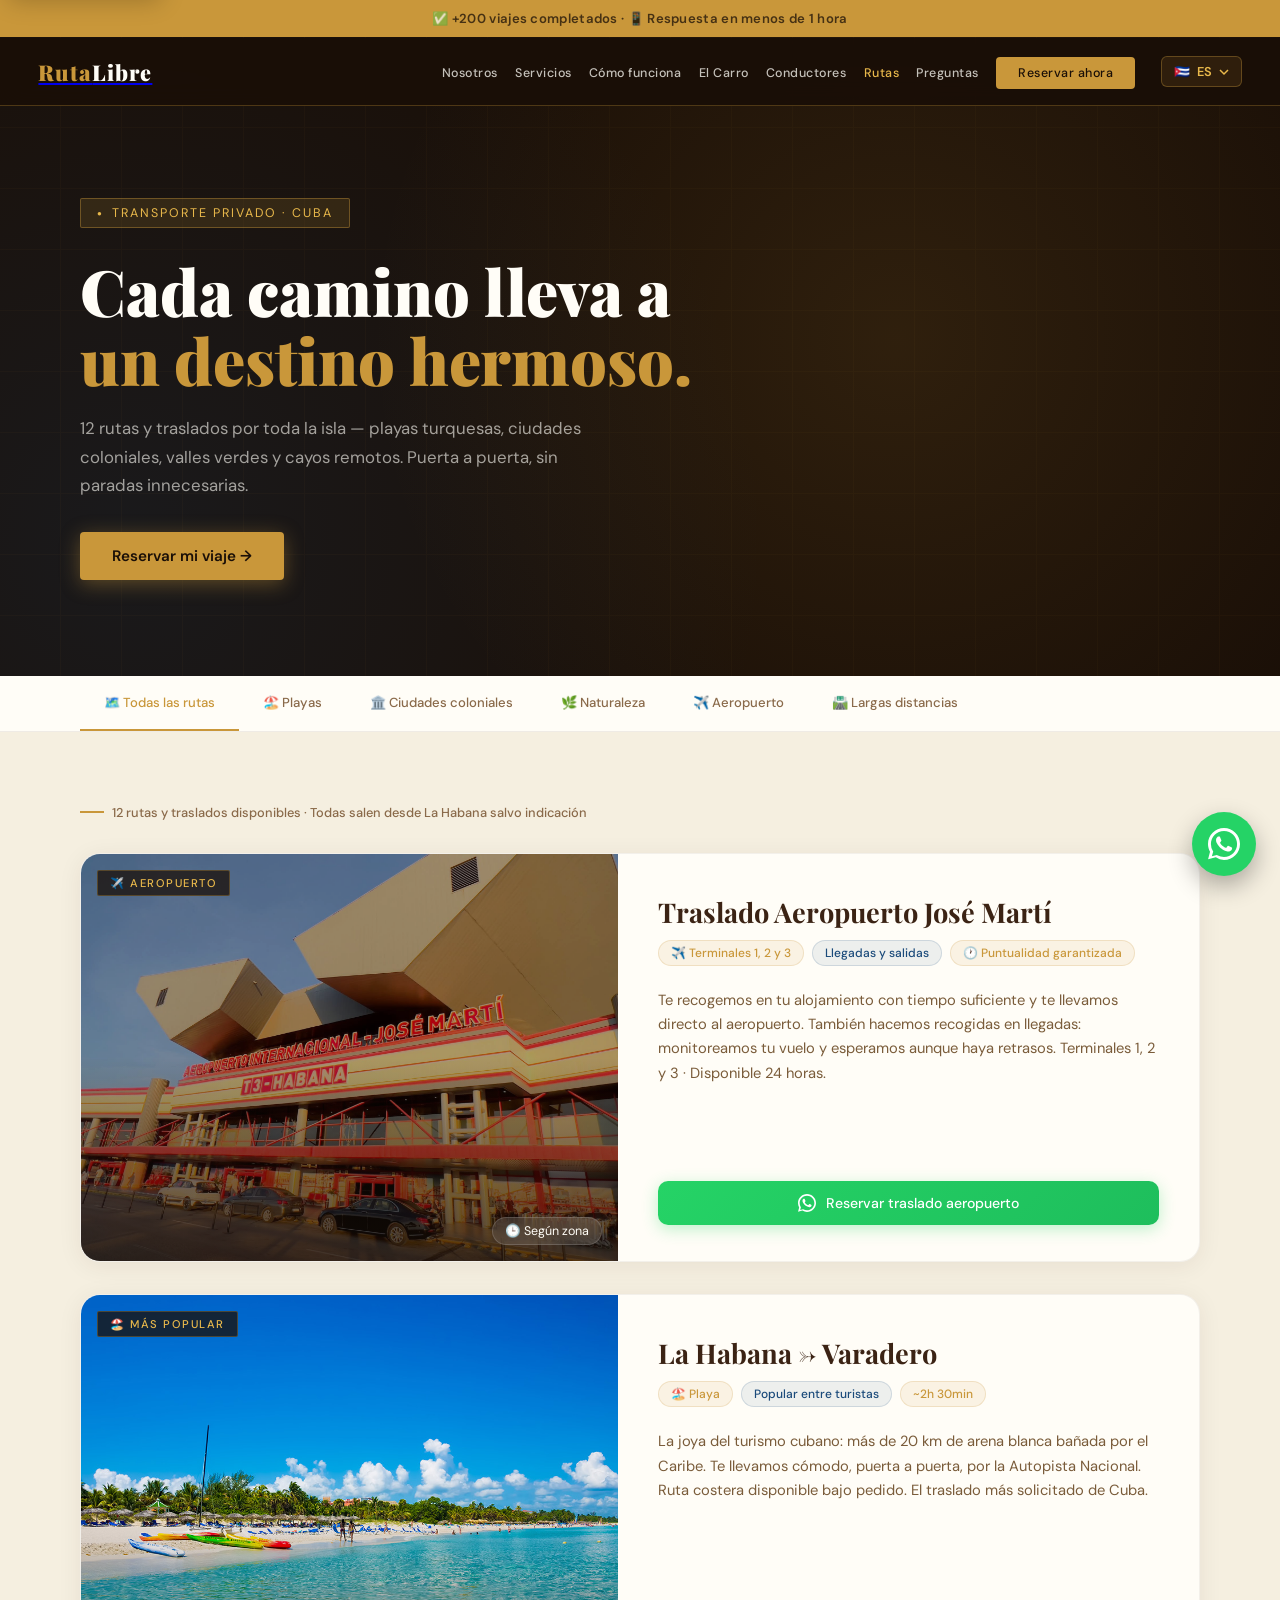
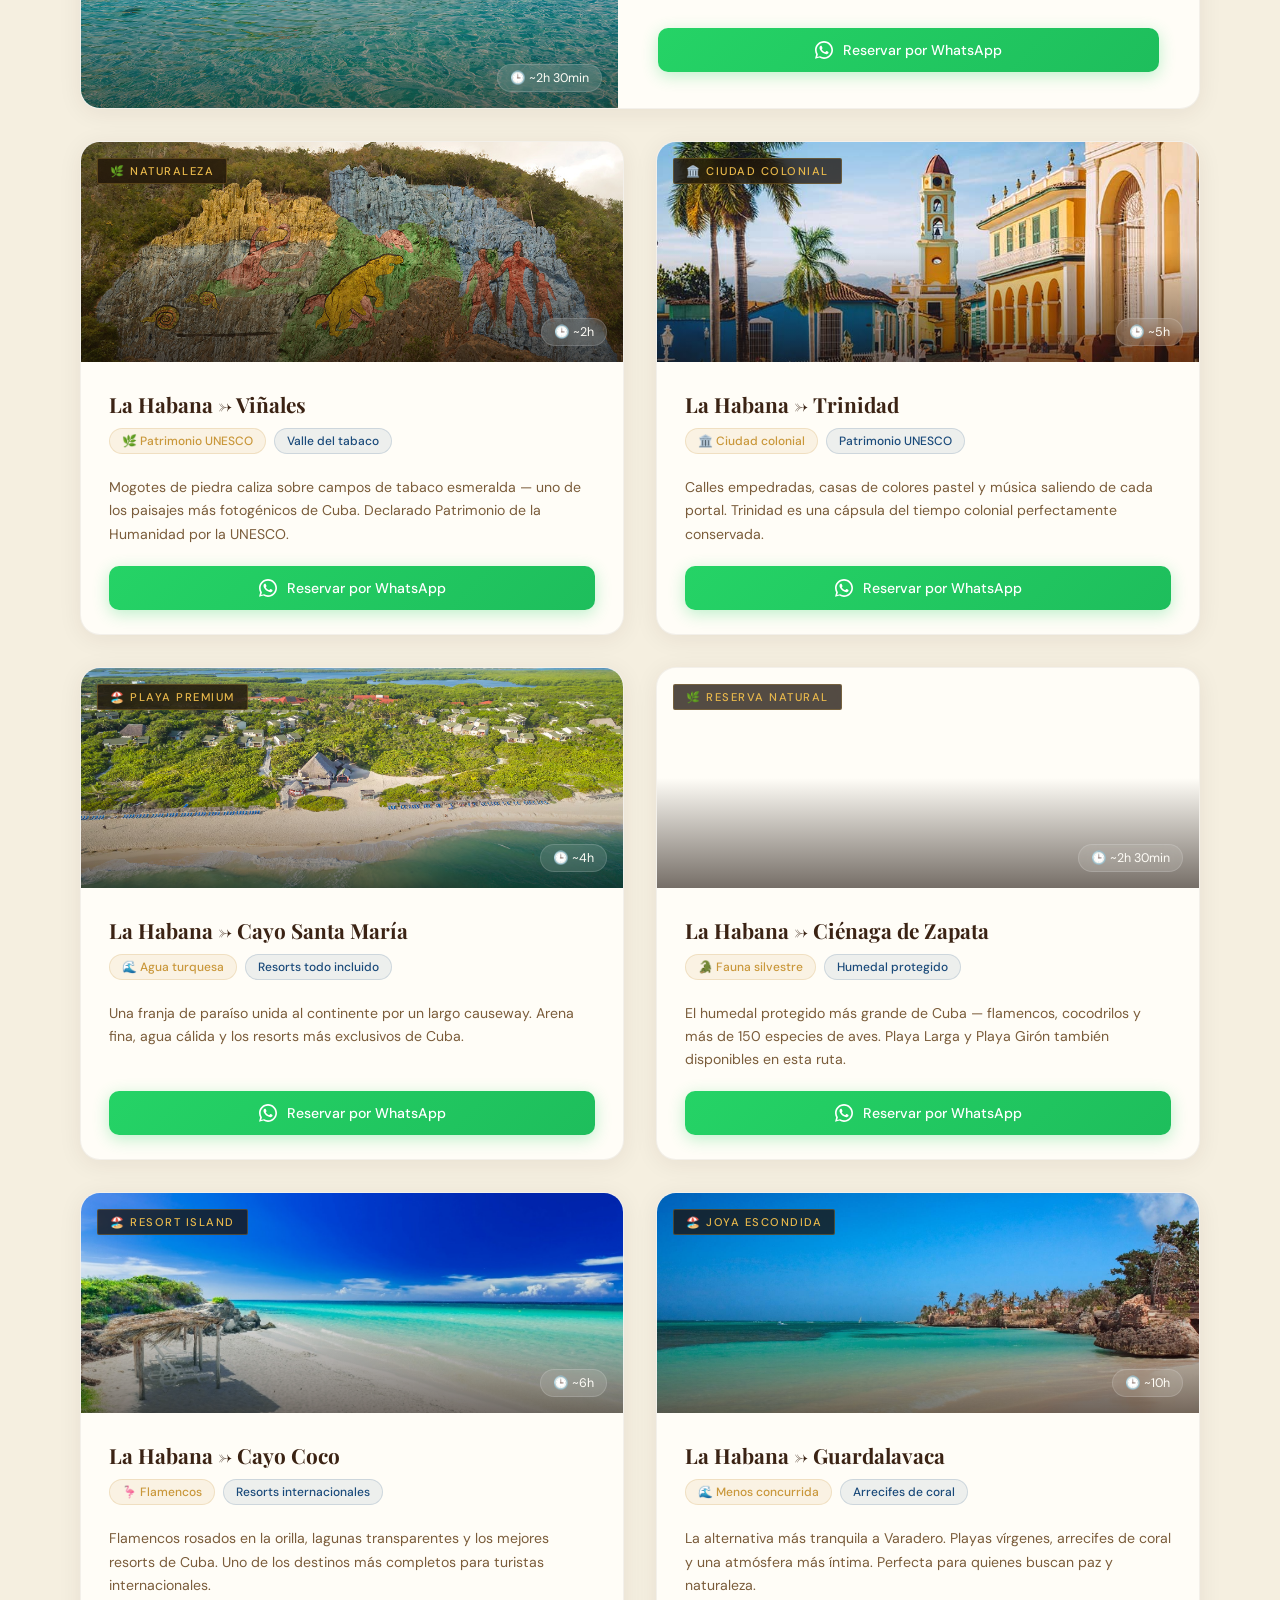
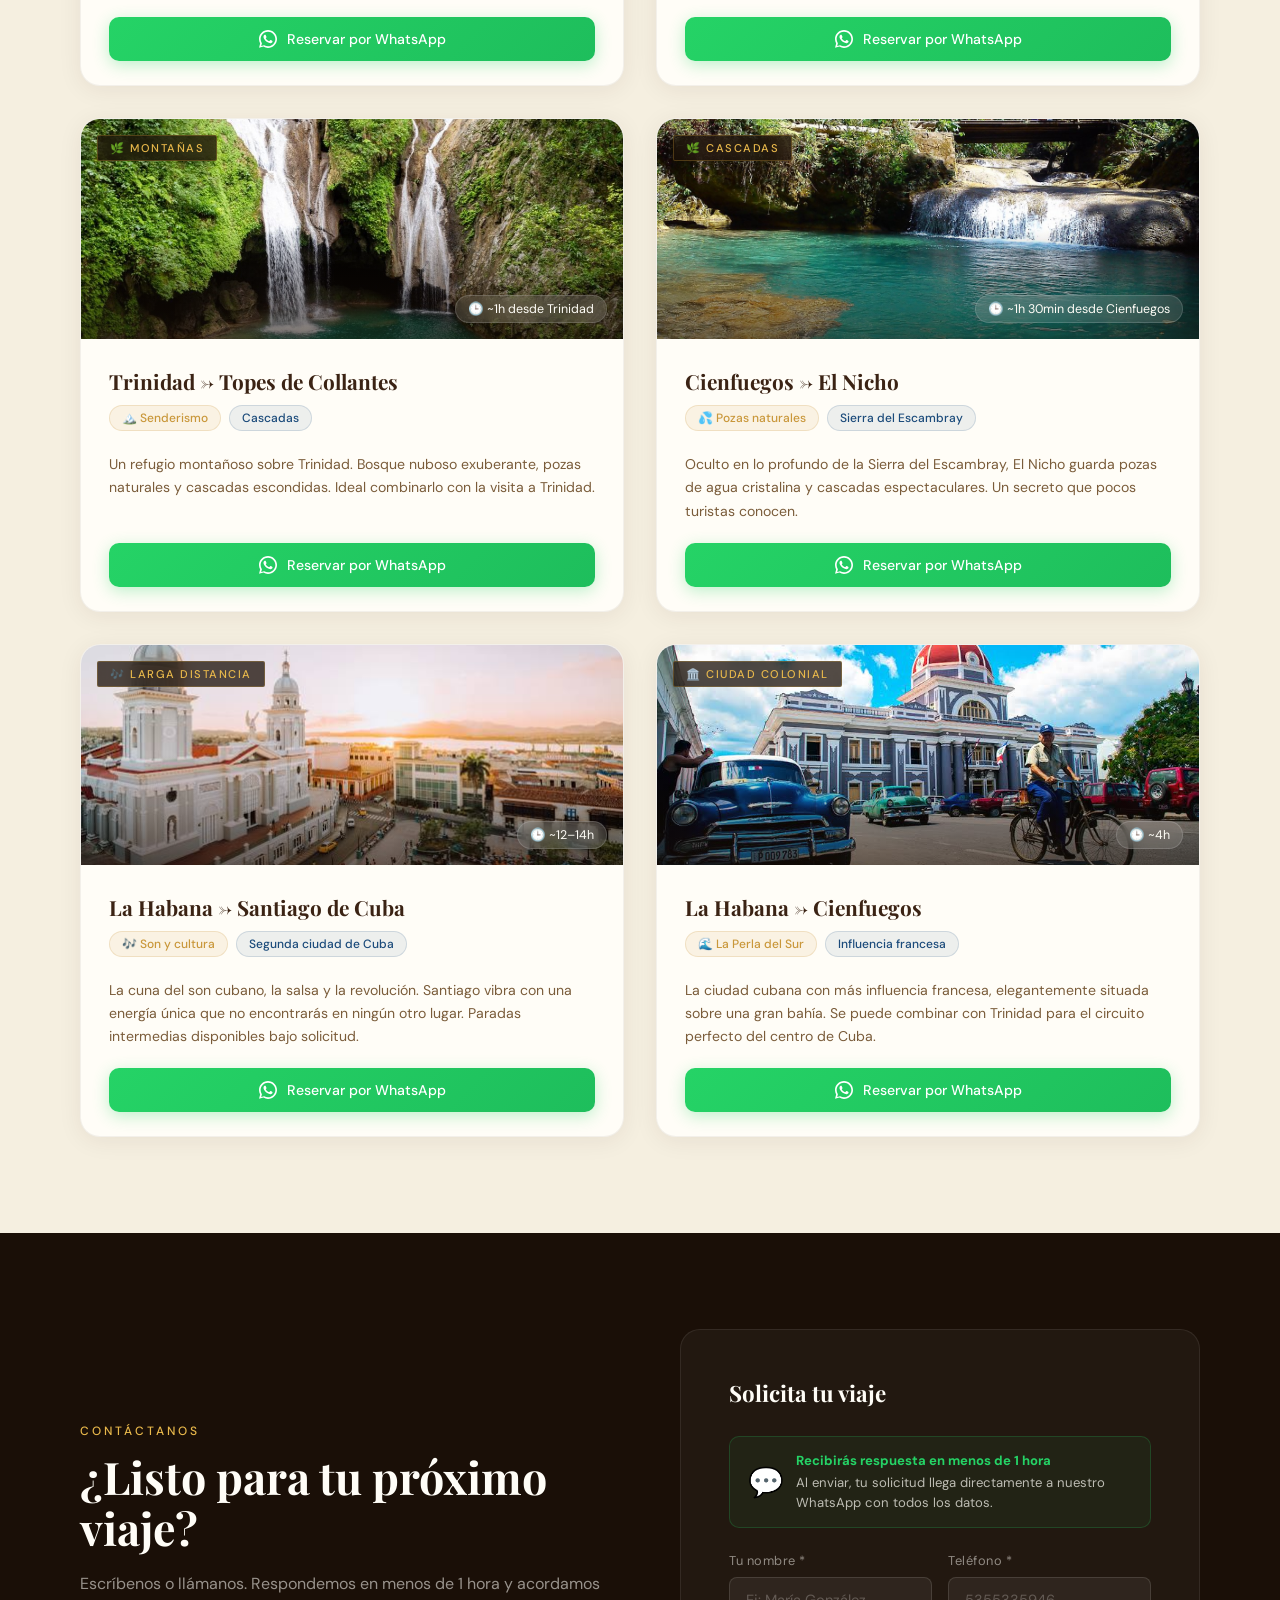
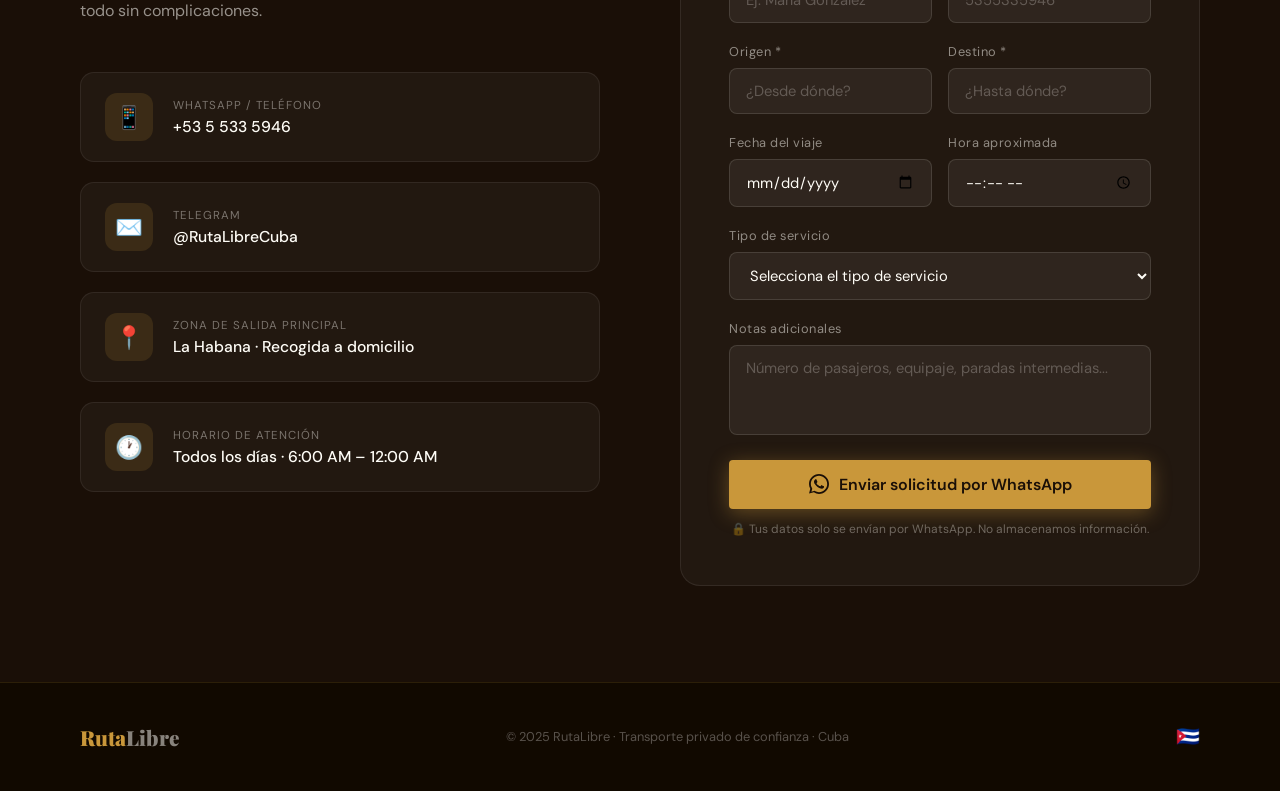
<file: rutas.html>
﻿<!DOCTYPE html>
<html lang="es">
<head>
  <!-- Google tag (gtag.js) -->
<script async src="https://www.googletagmanager.com/gtag/js?id=G-T40NMLRCGF"></script>
<script>
  window.dataLayer = window.dataLayer || [];
  function gtag(){dataLayer.push(arguments);}
  gtag('js', new Date());

  gtag('config', 'G-T40NMLRCGF');
</script>
  <meta charset="UTF-8">
  <meta name="viewport" content="width=device-width, initial-scale=1.0">

  <!-- ═══════════════════════════════════════════════
       SEO PRIMARIO
  ════════════════════════════════════════════════ -->
  <title>Rutas de Transporte Privado en Cuba | RutaLibre — Varadero, Viñales, Trinidad y más</title>
  <meta name="description" content="12 rutas y traslados de transporte privado por Cuba: aeropuerto, Varadero, Viñales, Trinidad, Santiago, Cayo Coco y más. Puerta a puerta desde La Habana." />
  <meta name="robots" content="index, follow, max-image-preview:large" />
  <meta name="author" content="RutaLibre Cuba" />
  <meta name="theme-color" content="#1A0F07" />
  <link rel="canonical" href="https://pepilloagricola.github.io/rutalibre/rutas.html" />

  <!-- OPEN GRAPH -->
  <meta property="og:type" content="website" />
  <meta property="og:title" content="12 Rutas y Traslados de Transporte Privado en Cuba — RutaLibre" />
  <meta property="og:description" content="Varadero, Viñales, Trinidad, Cayo Coco, Santiago y más. Traslados puerta a puerta con conductores de confianza." />
  <meta property="og:url" content="https://pepilloagricola.github.io/rutalibre/rutas.html" />
  <meta property="og:image" content="https://pepilloagricola.github.io/rutalibre/assets/Playa-de-Varadero-Cuba.jpg" />
  <meta property="og:image:secure_url" content="https://pepilloagricola.github.io/rutalibre/assets/Playa-de-Varadero-Cuba.jpg" />
  <meta property="og:image:type" content="image/jpeg" />
  <meta property="og:image:width" content="950" />
  <meta property="og:image:height" content="722" />
  <meta property="og:image:alt" content="Playa de Varadero en Cuba, una de las rutas privadas de RutaLibre" />
  <meta property="og:locale" content="es_CU" />
  <meta property="og:site_name" content="RutaLibre Cuba" />

  <meta name="twitter:card" content="summary_large_image" />
  <meta name="twitter:title" content="12 Rutas y Traslados de Transporte Privado en Cuba — RutaLibre" />
  <meta name="twitter:description" content="Varadero, Viñales, Trinidad, Cayo Coco, Santiago y más. Traslados puerta a puerta con conductores de confianza." />
  <meta name="twitter:image" content="https://pepilloagricola.github.io/rutalibre/assets/Playa-de-Varadero-Cuba.jpg" />
  <meta name="twitter:image:alt" content="Playa de Varadero en Cuba, una de las rutas privadas de RutaLibre" />

  <!-- SCHEMA.ORG — Lista de rutas (ItemList) -->
  <script type="application/ld+json">
  {
    "@context": "https://schema.org",
    "@graph": [
      {
        "@type": "LocalBusiness",
        "@id": "https://pepilloagricola.github.io/rutalibre/#business",
        "name": "RutaLibre",
        "url": "https://pepilloagricola.github.io/rutalibre/",
        "image": "https://pepilloagricola.github.io/rutalibre/assets/taxy.jpg",
        "telephone": "+5355335946",
        "areaServed": {
          "@type": "Country",
          "name": "Cuba"
        }
      },
      {
        "@type": "ItemList",
        "@id": "https://pepilloagricola.github.io/rutalibre/rutas.html#routes-list",
        "name": "Rutas de transporte privado en Cuba — RutaLibre",
        "description": "12 rutas y traslados de transporte privado disponibles en Cuba, con salida principal desde La Habana.",
        "url": "https://pepilloagricola.github.io/rutalibre/rutas.html",
        "numberOfItems": 12,
        "itemListElement": [
          {"@type":"ListItem","position":1,"item":{"@type":"Service","name":"Traslado Aeropuerto José Martí — Transporte privado","url":"https://pepilloagricola.github.io/rutalibre/rutas.html#airport","provider":{"@id":"https://pepilloagricola.github.io/rutalibre/#business"},"areaServed":{"@type":"Country","name":"Cuba"}}},
          {"@type":"ListItem","position":2,"item":{"@type":"Service","name":"La Habana a Varadero — Transporte privado","url":"https://pepilloagricola.github.io/rutalibre/rutas.html#varadero","provider":{"@id":"https://pepilloagricola.github.io/rutalibre/#business"},"areaServed":{"@type":"Country","name":"Cuba"}}},
          {"@type":"ListItem","position":3,"item":{"@type":"Service","name":"La Habana a Viñales — Transporte privado","url":"https://pepilloagricola.github.io/rutalibre/rutas.html#vinales","provider":{"@id":"https://pepilloagricola.github.io/rutalibre/#business"},"areaServed":{"@type":"Country","name":"Cuba"}}},
          {"@type":"ListItem","position":4,"item":{"@type":"Service","name":"La Habana a Trinidad — Transporte privado","url":"https://pepilloagricola.github.io/rutalibre/rutas.html#trinidad","provider":{"@id":"https://pepilloagricola.github.io/rutalibre/#business"},"areaServed":{"@type":"Country","name":"Cuba"}}},
          {"@type":"ListItem","position":5,"item":{"@type":"Service","name":"La Habana a Cayo Santa María — Transporte privado","url":"https://pepilloagricola.github.io/rutalibre/rutas.html#cayo-santa-maria","provider":{"@id":"https://pepilloagricola.github.io/rutalibre/#business"},"areaServed":{"@type":"Country","name":"Cuba"}}},
          {"@type":"ListItem","position":6,"item":{"@type":"Service","name":"La Habana a Ciénaga de Zapata — Transporte privado","url":"https://pepilloagricola.github.io/rutalibre/rutas.html#zapata","provider":{"@id":"https://pepilloagricola.github.io/rutalibre/#business"},"areaServed":{"@type":"Country","name":"Cuba"}}},
          {"@type":"ListItem","position":7,"item":{"@type":"Service","name":"La Habana a Cayo Coco — Transporte privado","url":"https://pepilloagricola.github.io/rutalibre/rutas.html#cayo-coco","provider":{"@id":"https://pepilloagricola.github.io/rutalibre/#business"},"areaServed":{"@type":"Country","name":"Cuba"}}},
          {"@type":"ListItem","position":8,"item":{"@type":"Service","name":"La Habana a Guardalavaca — Transporte privado","url":"https://pepilloagricola.github.io/rutalibre/rutas.html#guardalavaca","provider":{"@id":"https://pepilloagricola.github.io/rutalibre/#business"},"areaServed":{"@type":"Country","name":"Cuba"}}},
          {"@type":"ListItem","position":9,"item":{"@type":"Service","name":"Trinidad a Topes de Collantes — Transporte privado","url":"https://pepilloagricola.github.io/rutalibre/rutas.html#topes-de-collantes","provider":{"@id":"https://pepilloagricola.github.io/rutalibre/#business"},"areaServed":{"@type":"Country","name":"Cuba"}}},
          {"@type":"ListItem","position":10,"item":{"@type":"Service","name":"Cienfuegos a El Nicho — Transporte privado","url":"https://pepilloagricola.github.io/rutalibre/rutas.html#el-nicho","provider":{"@id":"https://pepilloagricola.github.io/rutalibre/#business"},"areaServed":{"@type":"Country","name":"Cuba"}}},
          {"@type":"ListItem","position":11,"item":{"@type":"Service","name":"La Habana a Santiago de Cuba — Transporte privado","url":"https://pepilloagricola.github.io/rutalibre/rutas.html#santiago","provider":{"@id":"https://pepilloagricola.github.io/rutalibre/#business"},"areaServed":{"@type":"Country","name":"Cuba"}}},
          {"@type":"ListItem","position":12,"item":{"@type":"Service","name":"La Habana a Cienfuegos — Transporte privado","url":"https://pepilloagricola.github.io/rutalibre/rutas.html#cienfuegos","provider":{"@id":"https://pepilloagricola.github.io/rutalibre/#business"},"areaServed":{"@type":"Country","name":"Cuba"}}}
        ]
      },
      {
        "@type": "BreadcrumbList",
        "@id": "https://pepilloagricola.github.io/rutalibre/rutas.html#breadcrumbs",
        "itemListElement": [
          {
            "@type": "ListItem",
            "position": 1,
            "name": "Inicio",
            "item": "https://pepilloagricola.github.io/rutalibre/"
          },
          {
            "@type": "ListItem",
            "position": 2,
            "name": "Rutas",
            "item": "https://pepilloagricola.github.io/rutalibre/rutas.html"
          }
        ]
      }
    ]
  }
  </script>

  <link rel="preconnect" href="https://fonts.googleapis.com">
  <link rel="preconnect" href="https://fonts.gstatic.com" crossorigin>
  <link href="https://fonts.googleapis.com/css2?family=Playfair+Display:wght@700;900&family=DM+Sans:wght@300;400;500&display=swap" rel="stylesheet">
  <link rel="stylesheet" href="css/styles.css">
  <link rel="stylesheet" href="css/mobile.css">
</head>
<body>
  <a href="#inicio" class="skip-link" data-i18n="skip_content">Saltar al contenido</a>

  <!-- BARRA DE CONFIANZA -->
  <div class="trust-bar">
    <span data-i18n="trust_bar">✅ +200 viajes completados · 📱 Respuesta en menos de 1 hora</span>
  </div>

  <!-- NAV -->
  <nav>
    <a href="index.html" class="nav-brand">
      <div class="nav-logo">Ruta<span>Libre</span></div>
    </a>
    <ul>
      <li><a href="index.html#nosotros" data-i18n="nav_nosotros">Nosotros</a></li>
      <li><a href="index.html#servicios" data-i18n="nav_servicios">Servicios</a></li>
      <li><a href="index.html#como-funciona" data-i18n="nav_como_funciona">Cómo funciona</a></li>
      <li><a href="index.html#carro" data-i18n="nav_carro">El Carro</a></li>
      <li><a href="index.html#conductores" data-i18n="nav_conductores">Conductores</a></li>
      <li><a href="rutas.html" class="nav-link-active" data-i18n="nav_rutas">Rutas</a></li>
      <li><a href="index.html#preguntas" data-i18n="nav_preguntas">Preguntas</a></li>
      <li><a href="#travelForm" class="nav-cta" data-i18n="nav_reservar">Reservar ahora</a></li>
    </ul>
  </nav>

  <!-- HERO -->
  <section class="routes-hero" id="inicio">
    <div class="routes-hero-inner fade-in">
      <div class="hero-badge" data-i18n="routes_hero_badge">Transporte Privado · Cuba</div>
      <h1><span data-i18n="routes_hero_h1a">Cada camino lleva a</span><br><em data-i18n="routes_hero_h1em">un destino hermoso.</em></h1>
      <p data-i18n="routes_hero_p">
        12 rutas y traslados por toda la isla — playas turquesas, ciudades coloniales,
        valles verdes y cayos remotos. Puerta a puerta, sin paradas innecesarias.
      </p>
      <a href="#travelForm" class="btn-primary btn-inline" data-i18n="routes_hero_btn">Reservar mi viaje →</a>
    </div>
  </section>

  <!-- FILTROS -->
  <div class="filter-bar">
    <div class="filter-bar-inner">
      <button class="filter-btn active" data-filter="all" data-i18n="filter_all">🗺️ Todas las rutas</button>
      <button class="filter-btn" data-filter="playa" data-i18n="filter_playa">🏖️ Playas</button>
      <button class="filter-btn" data-filter="colonial" data-i18n="filter_colonial">🏛️ Ciudades coloniales</button>
      <button class="filter-btn" data-filter="naturaleza" data-i18n="filter_naturaleza">🌿 Naturaleza</button>
      <button class="filter-btn" data-filter="aeropuerto" data-i18n="filter_aeropuerto">✈️ Aeropuerto</button>
      <button class="filter-btn" data-filter="larga" data-i18n="filter_larga">🛣️ Largas distancias</button>
    </div>
  </div>

  <!-- RUTAS -->
  <section class="routes-section">
    <div class="routes-count" id="routeCount">12 rutas y traslados disponibles · Todas salen desde La Habana salvo indicación</div>
    <div class="routes-grid" id="routesGrid"></div><!-- /routes-grid -->
  </section>

  <!-- CONTACTO -->
  <section id="contacto">
    <div class="fade-in">
      <div class="section-tag section-tag--gold" data-i18n="section_contacto_tag">Contáctanos</div>
      <h2 class="section-title" data-i18n="section_contacto_title">¿Listo para tu próximo viaje?</h2>
      <p class="section-sub" data-i18n="section_contacto_sub">Escríbenos o llámanos. Respondemos en menos de 1 hora y acordamos todo sin complicaciones.</p>
      <div class="contact-methods">
        <div class="contact-item">
          <div class="contact-icon">📱</div>
          <div class="contact-text">
            <div class="contact-label" data-i18n="contact_wa_label">WhatsApp / Teléfono</div>
            <div class="contact-value">+53 5 533 5946</div>
          </div>
        </div>
        <div class="contact-item">
          <div class="contact-icon">✉️</div>
          <div class="contact-text">
            <div class="contact-label" data-i18n="contact_tg_label">Telegram</div>
            <div class="contact-value">@RutaLibreCuba</div>
          </div>
        </div>
        <div class="contact-item">
          <div class="contact-icon">📍</div>
          <div class="contact-text">
            <div class="contact-label" data-i18n="contact_loc_label">Zona de salida principal</div>
            <div class="contact-value" data-i18n="contact_loc_val">La Habana · Recogida a domicilio</div>
          </div>
        </div>
        <div class="contact-item">
          <div class="contact-icon">🕐</div>
          <div class="contact-text">
            <div class="contact-label" data-i18n="contact_hrs_label">Horario de atención</div>
            <div class="contact-value" data-i18n="contact_hrs_val">Todos los días · 6:00 AM – 12:00 AM</div>
          </div>
        </div>
      </div>
    </div>

    <!-- FORMULARIO CON ENVÍO A WHATSAPP -->
    <form id="travelForm" class="contact-form fade-in" novalidate>
      <h3 data-i18n="form_title">Solicita tu viaje</h3>

      <div class="form-trust">
        <div class="form-trust-icon">💬</div>
        <div class="form-trust-text">
          <strong data-i18n="form_trust_strong">Recibirás respuesta en menos de 1 hora</strong>
          <span data-i18n="form_trust_text">Tu solicitud llega directamente a nuestro WhatsApp con todos los datos del viaje.</span>
        </div>
      </div>

      <div class="form-row">
        <div class="form-group">
          <label for="nombre" data-i18n="form_nombre_label">Tu nombre *</label>
          <input type="text" id="nombre" data-i18n-ph="form_nombre_ph" placeholder="Ej: María González" />
        </div>
        <div class="form-group">
          <label for="telefono" data-i18n="form_tel_label">Teléfono *</label>
          <input type="text" id="telefono" data-i18n-ph="form_tel_ph" placeholder="5355335946" />
        </div>
      </div>
      <div class="form-row">
        <div class="form-group">
          <label for="origen" data-i18n="form_origen_label">Origen *</label>
          <input type="text" id="origen" data-i18n-ph="form_origen_ph" placeholder="¿Desde dónde?" />
        </div>
        <div class="form-group">
          <label for="destino" data-i18n="form_destino_label">Destino *</label>
          <input type="text" id="destino" data-i18n-ph="form_destino_ph" placeholder="¿Hasta dónde?" />
        </div>
      </div>
      <div class="form-row">
        <div class="form-group">
          <label for="fecha" data-i18n="form_fecha_label">Fecha del viaje</label>
          <input type="date" id="fecha" />
        </div>
        <div class="form-group">
          <label for="hora" data-i18n="form_hora_label">Hora aproximada</label>
          <input type="time" id="hora" />
        </div>
      </div>
      <div class="form-group">
        <label for="servicio" data-i18n="form_servicio_label">Tipo de servicio</label>
        <select id="servicio">
          <option value="" data-i18n="form_servicio_ph">Selecciona el tipo de servicio</option>
          <option value="Traslado aeropuerto" data-i18n="form_opt1">Traslado aeropuerto</option>
          <option value="Viaje interprovincial" data-i18n="form_opt2">Viaje interprovincial</option>
          <option value="Servicio por día" data-i18n="form_opt3">Servicio por día</option>
          <option value="Servicio nocturno" data-i18n="form_opt4">Servicio nocturno</option>
          <option value="Turismo / Excursión" data-i18n="form_opt5">Turismo / Excursión</option>
          <option value="Otro" data-i18n="form_opt6">Otro</option>
        </select>
      </div>
      <div class="form-group">
        <label for="notas" data-i18n="form_notas_label">Notas adicionales</label>
        <textarea id="notas" data-i18n-ph="form_notas_ph" placeholder="Número de pasajeros, equipaje, paradas intermedias..."></textarea>
      </div>

      <button type="submit" class="btn-primary btn-submit">
        <svg width="20" height="20" viewBox="0 0 24 24" fill="currentColor"><path d="M17.472 14.382c-.297-.149-1.758-.867-2.03-.967-.273-.099-.471-.148-.67.15-.197.297-.767.966-.94 1.164-.173.199-.347.223-.644.075-.297-.15-1.255-.463-2.39-1.475-.883-.788-1.48-1.761-1.653-2.059-.173-.297-.018-.458.13-.606.134-.133.298-.347.446-.52.149-.174.198-.298.298-.497.099-.198.05-.371-.025-.52-.075-.149-.669-1.612-.916-2.207-.242-.579-.487-.5-.669-.51-.173-.008-.371-.01-.57-.01-.198 0-.52.074-.792.372-.272.297-1.04 1.016-1.04 2.479 0 1.462 1.065 2.875 1.213 3.074.149.198 2.096 3.2 5.077 4.487.709.306 1.262.489 1.694.625.712.227 1.36.195 1.871.118.571-.085 1.758-.719 2.006-1.413.248-.694.248-1.289.173-1.413-.074-.124-.272-.198-.57-.347z"/><path d="M12 0C5.373 0 0 5.373 0 12c0 2.123.554 4.116 1.523 5.847L.057 23.5l5.799-1.52A11.93 11.93 0 0012 24c6.627 0 12-5.373 12-12S18.627 0 12 0zm0 21.818a9.797 9.797 0 01-4.997-1.373l-.359-.213-3.722.976.993-3.628-.234-.373A9.757 9.757 0 012.182 12C2.182 6.57 6.57 2.182 12 2.182S21.818 6.57 21.818 12 17.43 21.818 12 21.818z"/></svg>
        <span data-i18n="form_btn">Enviar solicitud por WhatsApp</span>
      </button>
      <p class="btn-note" data-i18n="form_note">🔒 Tus datos solo se envían por WhatsApp. No almacenamos información.</p>
    </form>
  </section>

  <!-- FOOTER -->
  <footer>
    <div class="footer-logo">Ruta<span>Libre</span></div>
    <div class="footer-text" data-i18n="footer_text">© 2025 RutaLibre · Transporte privado de confianza · Cuba</div>
    <div class="footer-flag">🇨🇺</div>
  </footer>

  <!-- WHATSAPP FLOTANTE -->
  <a href="https://wa.me/5355335946?text=Hola%20RutaLibre!%20Quiero%20informaci%C3%B3n%20sobre%20un%20viaje%20en%20Cuba%20🚗"
     class="whatsapp-float" target="_blank" rel="noopener" aria-label="Contactar por WhatsApp">
     <svg class="whatsapp-icon" viewBox="0 0 24 24" fill="currentColor" aria-hidden="true" focusable="false"><path d="M17.472 14.382c-.297-.149-1.758-.867-2.03-.967-.273-.099-.471-.148-.67.15-.197.297-.767.966-.94 1.164-.173.199-.347.223-.644.075-.297-.15-1.255-.463-2.39-1.475-.883-.788-1.48-1.761-1.653-2.059-.173-.297-.018-.458.13-.606.134-.133.298-.347.446-.52.149-.174.198-.298.298-.497.099-.198.05-.371-.025-.52-.075-.149-.669-1.612-.916-2.207-.242-.579-.487-.5-.669-.51-.173-.008-.371-.01-.57-.01-.198 0-.52.074-.792.372-.272.297-1.04 1.016-1.04 2.479 0 1.462 1.065 2.875 1.213 3.074.149.198 2.096 3.2 5.077 4.487.709.306 1.262.489 1.694.625.712.227 1.36.195 1.871.118.571-.085 1.758-.719 2.006-1.413.248-.694.248-1.289.173-1.413-.074-.124-.272-.198-.57-.347z"/><path d="M12 0C5.373 0 0 5.373 0 12c0 2.123.554 4.116 1.523 5.847L.057 23.5l5.799-1.52A11.93 11.93 0 0012 24c6.627 0 12-5.373 12-12S18.627 0 12 0zm0 21.818a9.797 9.797 0 01-4.997-1.373l-.359-.213-3.722.976.993-3.628-.234-.373A9.757 9.757 0 012.182 12C2.182 6.57 6.57 2.182 12 2.182S21.818 6.57 21.818 12 17.43 21.818 12 21.818z"/></svg>
  </a>

  <script src="js/i18n.js"></script>
  <script src="js/routes-data.js"></script>
  <script src="js/script.js"></script>
  <script src="js/nav-mobile.js"></script>
</body>
</html>
</file>
<file: css/styles.css>
:root {
      --cream: #F5EFE0;
      --gold: #C9973A;
      --gold-light: #E8B84B;
      --brown: #3B2314;
      --dark: #1A0F07;
      --red: #C0392B;
      --blue: #1A4A7A;
      --white: #FFFDF7;
      --shadow: 0 8px 40px rgba(58,35,20,0.18);
      --anchor-offset: 96px;
      --anchor-offset-nosotros: 118px;
      --route-anchor-offset: 168px;
    }

    * { margin: 0; padding: 0; box-sizing: border-box; }

    html {
      scroll-behavior: smooth;
    }

    section[id] { scroll-margin-top: var(--section-anchor-offset, var(--anchor-offset)); }
    #nosotros { --section-anchor-offset: var(--anchor-offset-nosotros); }
    #travelForm { scroll-margin-top: var(--form-anchor-offset, 132px); }
    .dest-card[id] { scroll-margin-top: var(--route-anchor-offset); }

    body {
      font-family: 'DM Sans', sans-serif;
      background: var(--cream);
      color: var(--brown);
      overflow-x: hidden;
    }

    .skip-link {
      position: fixed;
      top: 8px;
      left: 8px;
      z-index: 1000;
      transform: translateY(-140%);
      background: var(--gold);
      color: var(--dark);
      padding: 10px 14px;
      border-radius: 6px;
      font-size: 0.85rem;
      font-weight: 700;
      text-decoration: none;
      box-shadow: 0 8px 24px rgba(0,0,0,0.22);
      transition: transform 0.2s ease;
    }
    .skip-link:focus { transform: translateY(0); }

    a:focus-visible,
    button:focus-visible,
    input:focus-visible,
    select:focus-visible,
    textarea:focus-visible {
      outline: 3px solid rgba(232,184,75,0.85);
      outline-offset: 3px;
    }

    /* ─── NAV ─── */
    nav {
      position: fixed; top: 0; left: 0; width: 100%; z-index: 100;
      display: flex; align-items: center; justify-content: space-between;
      gap: 18px;
      padding: 18px clamp(24px, 3vw, 48px);
      background: rgba(26,15,7,0.92);
      backdrop-filter: blur(12px);
      border-bottom: 1px solid rgba(201,151,58,0.3);
    }
    .nav-logo {
      font-family: 'Playfair Display', serif;
      font-size: clamp(1.25rem, 1.7vw, 1.5rem); font-weight: 900;
      color: var(--gold);
      letter-spacing: 1px;
      white-space: nowrap;
    }
    .nav-logo span { color: var(--white); }
    nav ul {
      list-style: none;
      display: flex;
      align-items: center;
      justify-content: flex-end;
      gap: clamp(10px, 1.35vw, 24px);
      min-width: 0;
      flex: 1;
    }
    nav ul li a {
      text-decoration: none; color: rgba(255,253,247,0.75);
      font-size: clamp(0.78rem, 0.82vw, 0.9rem); font-weight: 500; letter-spacing: 0.5px;
      transition: color 0.2s;
      white-space: nowrap;
    }
    nav ul li a:hover { color: var(--gold-light); }
    .nav-cta {
      background: var(--gold); color: var(--dark) !important;
      padding: 8px 22px; border-radius: 4px;
      font-weight: 500 !important;
    }
    .nav-cta:hover { background: var(--gold-light) !important; color: var(--dark) !important; }

    /* ─── HERO ─── */
    .hero {
      min-height: 100vh;
      background: var(--dark);
      display: grid;
      grid-template-columns: 1fr 1fr;
      position: relative;
      overflow: hidden;
    }
    .hero-pattern {
      position: absolute; inset: 0;
      background-image: radial-gradient(circle at 20% 80%, rgba(201,151,58,0.12) 0%, transparent 50%),
                        radial-gradient(circle at 80% 20%, rgba(26,74,122,0.15) 0%, transparent 50%);
    }
    .hero-lines {
      position: absolute; inset: 0; opacity: 0.04;
      background-image: repeating-linear-gradient(0deg, transparent, transparent 60px, var(--gold) 60px, var(--gold) 61px),
                        repeating-linear-gradient(90deg, transparent, transparent 60px, var(--gold) 60px, var(--gold) 61px);
    }
    .hero-left {
      display: flex; flex-direction: column; justify-content: center;
      padding: 120px 64px 80px 80px;
      position: relative; z-index: 2;
    }
    .hero-badge {
      display: inline-flex; align-items: center; gap: 8px;
      background: rgba(201,151,58,0.15); border: 1px solid rgba(201,151,58,0.4);
      color: var(--gold-light); font-size: 0.78rem; letter-spacing: 2px;
      text-transform: uppercase; padding: 6px 16px; border-radius: 2px;
      width: fit-content; margin-bottom: 28px;
    }
    .hero-badge::before { content: '●'; font-size: 0.5rem; }
    .hero h1 {
      font-family: 'Playfair Display', serif;
      font-size: clamp(3rem, 5vw, 5rem);
      font-weight: 900; line-height: 1.05;
      color: var(--white);
      margin-bottom: 24px;
    }
    .hero h1 em {
      font-style: normal; color: var(--gold);
      display: block;
    }
    .hero-desc {
      font-size: 1.05rem; line-height: 1.7;
      color: rgba(255,253,247,0.65);
      max-width: 440px; margin-bottom: 48px;
    }
    .hero-btns { display: flex; gap: 16px; }
    .btn-primary {
      display: inline-block; padding: 14px 32px;
      background: var(--gold); color: var(--dark);
      font-weight: 600; font-size: 0.95rem;
      border-radius: 4px; text-decoration: none;
      transition: transform 0.2s, box-shadow 0.2s;
      box-shadow: 0 4px 20px rgba(201,151,58,0.4);
    }
    .btn-primary:hover { transform: translateY(-2px); box-shadow: 0 8px 30px rgba(201,151,58,0.5); }
    .btn-outline {
      display: inline-block; padding: 14px 32px;
      border: 1px solid rgba(255,253,247,0.3); color: var(--white);
      font-weight: 400; font-size: 0.95rem;
      border-radius: 4px; text-decoration: none;
      transition: border-color 0.2s, background 0.2s;
    }
    .btn-outline:hover { border-color: var(--gold); background: rgba(201,151,58,0.08); }
    .hero-right {
      position: relative; z-index: 2;
      display: flex; align-items: center; justify-content: center;
    }
    .hero-car-visual {
      width: 90%; max-width: 520px;
      position: relative;
    }
    .car-card {
      background: rgba(255,253,247,0.05);
      border: 1px solid rgba(201,151,58,0.25);
      border-radius: 16px;
      padding: 40px;
      backdrop-filter: blur(20px);
    }
    .car-emoji { font-size: 7rem; display: block; text-align: center; margin-bottom: 24px;
      animation: float 3s ease-in-out infinite;
    }
    @keyframes float { 0%,100% { transform: translateY(0); } 50% { transform: translateY(-12px); } }
    .car-card-stats {
      display: grid; grid-template-columns: 1fr 1fr;
      gap: 16px;
    }
    .stat {
      background: rgba(201,151,58,0.08);
      border: 1px solid rgba(201,151,58,0.2);
      border-radius: 8px; padding: 16px;
      text-align: center;
    }
    .stat-num {
      font-family: 'Playfair Display', serif;
      font-size: 1.8rem; font-weight: 700; color: var(--gold);
      display: block;
    }
    .stat-label { font-size: 0.75rem; color: rgba(255,253,247,0.5); margin-top: 4px; }

    /* ─── SECTION COMMONS ─── */
    section { padding: 96px 80px; }
    .section-tag {
      font-size: 0.75rem; letter-spacing: 3px; text-transform: uppercase;
      color: var(--gold); font-weight: 500; margin-bottom: 12px;
    }
    .section-title {
      font-family: 'Playfair Display', serif;
      font-size: clamp(2rem, 3.5vw, 3rem); font-weight: 700;
      line-height: 1.15; color: var(--brown); margin-bottom: 16px;
    }
    .section-sub {
      font-size: 1rem; color: #7A5C3A; line-height: 1.7; max-width: 520px;
    }
    .section-header { margin-bottom: 64px; }

    /* ─── SOBRE NOSOTROS ─── */
    #nosotros {
      background: var(--white);
      display: grid; grid-template-columns: 1fr 1fr; gap: 80px;
      align-items: center;
    }
    .about-visual {
      position: relative;
    }
    .about-map {
      background: linear-gradient(135deg, #1A4A7A 0%, #0D2B4A 100%);
      border-radius: 16px; padding: 48px;
      display: grid; grid-template-columns: 1fr 1fr; gap: 20px;
      box-shadow: var(--shadow);
    }
    .route-item {
      background: rgba(255,255,255,0.08); border-radius: 10px;
      padding: 20px; text-align: center;
    }
    .route-icon { font-size: 1.8rem; margin-bottom: 8px; display: block; }
    .route-name { font-size: 0.85rem; color: rgba(255,255,255,0.8); font-weight: 500; }
    .route-dist { font-size: 0.72rem; color: rgba(255,255,255,0.45); margin-top: 4px; }
    .about-badge-float {
      position: absolute; bottom: -20px; right: -20px;
      background: var(--gold); color: var(--dark);
      border-radius: 12px; padding: 20px 24px;
      box-shadow: 0 8px 32px rgba(201,151,58,0.4);
      font-weight: 700; font-size: 0.9rem;
    }
    .about-badge-float span { font-size: 1.8rem; display: block; font-family: 'Playfair Display', serif; }

    /* ─── SERVICIOS ─── */
    #servicios { background: var(--cream); }
    .services-grid { display: grid; grid-template-columns: repeat(3, 1fr); gap: 28px; }
    .service-card {
      background: var(--white); border-radius: 16px; padding: 40px 32px;
      border: 1px solid rgba(59,35,20,0.08);
      transition: transform 0.25s, box-shadow 0.25s, border-color 0.25s;
      position: relative; overflow: hidden;
    }
    .service-card::before {
      content: ''; position: absolute; top: 0; left: 0; right: 0; height: 4px;
      background: linear-gradient(90deg, var(--gold), var(--gold-light));
      transform: scaleX(0); transform-origin: left; transition: transform 0.3s;
    }
    .service-card:hover { transform: translateY(-6px); box-shadow: var(--shadow); border-color: rgba(201,151,58,0.3); }
    .service-card:hover::before { transform: scaleX(1); }
    .service-icon {
      font-size: 2.4rem; margin-bottom: 24px; display: block;
      width: 64px; height: 64px; border-radius: 14px;
      background: linear-gradient(135deg, rgba(201,151,58,0.15), rgba(201,151,58,0.05));
      display: flex; align-items: center; justify-content: center;
    }
    .service-card h3 {
      font-family: 'Playfair Display', serif; font-size: 1.3rem;
      font-weight: 700; color: var(--brown); margin-bottom: 12px;
    }
    .service-card p { font-size: 0.92rem; color: #7A5C3A; line-height: 1.65; }
    .service-price {
      margin-top: 24px; font-weight: 600; color: var(--gold);
      font-size: 0.88rem; display: flex; align-items: center; gap: 6px;
    }
    .service-price::before { content: '→'; }

    /* ─── CÓMO FUNCIONA ─── */
    .how-section {
      background: var(--white);
    }
    .steps-grid {
      display: grid;
      grid-template-columns: repeat(3, 1fr);
      gap: 28px;
    }
    .step-card {
      position: relative;
      background: var(--cream);
      border: 1px solid rgba(59,35,20,0.08);
      border-radius: 16px;
      padding: 36px 32px 32px;
      min-height: 250px;
      overflow: hidden;
    }
    .step-number {
      position: absolute;
      top: 18px;
      right: 24px;
      font-family: 'Playfair Display', serif;
      font-size: 3.4rem;
      font-weight: 900;
      color: rgba(201,151,58,0.12);
      line-height: 1;
    }
    .step-icon {
      width: 58px;
      height: 58px;
      display: flex;
      align-items: center;
      justify-content: center;
      border-radius: 14px;
      background: rgba(201,151,58,0.14);
      font-size: 1.8rem;
      margin-bottom: 24px;
    }
    .step-card h3 {
      font-family: 'Playfair Display', serif;
      font-size: 1.25rem;
      color: var(--brown);
      margin-bottom: 12px;
    }
    .step-card p {
      color: #7A5C3A;
      font-size: 0.92rem;
      line-height: 1.65;
    }
    .how-cta-row {
      margin-top: 42px;
    }

    /* ─── EL CARRO ─── */
    #carro {
      background: var(--dark);
      color: var(--white);
    }
    #carro .section-title { color: var(--white); }
    #carro .section-sub { color: rgba(255,253,247,0.55); }
    .car-showcase {
      display: grid; grid-template-columns: minmax(340px, 1.3fr) minmax(320px, 0.9fr);
      gap: 64px;
      align-items: start;
      justify-content: center;
    }
    .car-big-visual {
      background: linear-gradient(135deg, rgba(201,151,58,0.08), rgba(26,74,122,0.12));
      border: 1px solid rgba(201,151,58,0.2);
      border-radius: 20px; padding: 20px;
      text-align: center;
      position: relative;
      box-shadow: 0 16px 40px rgba(0,0,0,0.18);
    }
    .car-big-image {
      width: 100%;
      height: 380px;
      border-radius: 18px;
      object-fit: cover;
      display: block;
      margin-bottom: 20px;
    }
    .car-big-emoji { font-size: 10rem; display: block; margin-bottom: 24px; }
    .car-specs {
      display: flex; flex-direction: column;
      gap: 18px;
    }
    .spec-row {
      display: flex; align-items: center; gap: 20px;
      background: rgba(255,253,247,0.06); border-radius: 18px;
      padding: 22px 24px;
      border: 1px solid rgba(255,253,247,0.1);
      transition: transform 0.2s, background 0.2s;
    }
    .spec-row:hover { transform: translateY(-2px); background: rgba(255,253,247,0.1); }
    .car-plate {
      display: inline-block;
      background: rgba(255,253,247,0.08); border: 1px solid rgba(255,253,247,0.15);
      color: var(--white); font-size: 1.4rem; font-weight: 700;
      padding: 8px 24px; border-radius: 6px; letter-spacing: 4px;
      font-family: 'Playfair Display', serif;
    }
    .car-specs { display: flex; flex-direction: column; gap: 20px; }
    .spec-row {
      display: flex; align-items: center; gap: 20px;
      background: rgba(255,253,247,0.04); border-radius: 12px;
      padding: 20px 24px;
      border: 1px solid rgba(255,253,247,0.07);
      transition: background 0.2s;
    }
    .spec-row:hover { background: rgba(201,151,58,0.08); }
    .spec-icon { font-size: 1.6rem; width: 44px; text-align: center; }
    .spec-info { flex: 1; }
    .spec-label { font-size: 0.75rem; color: rgba(255,253,247,0.4); letter-spacing: 1px; text-transform: uppercase; }
    .spec-value { font-size: 1rem; font-weight: 500; color: var(--white); margin-top: 2px; }
    .spec-badge {
      font-size: 0.72rem; background: rgba(201,151,58,0.2); color: var(--gold-light);
      padding: 3px 10px; border-radius: 12px;
    }

    /* ─── CONDUCTORES ─── */
    #conductores { background: var(--white); }
    .drivers-grid { display: grid; grid-template-columns: repeat(3, 1fr); gap: 32px; }
    .driver-card {
      border-radius: 20px; overflow: hidden;
      border: 1px solid rgba(59,35,20,0.08);
      transition: transform 0.25s, box-shadow 0.25s;
    }
    .driver-card:hover { transform: translateY(-8px); box-shadow: var(--shadow); }
    .driver-header {
      padding: 40px 32px 32px;
      background: linear-gradient(135deg, var(--blue), #0D2B4A);
      text-align: center; position: relative;
    }
    .driver-avatar {
      width: 88px; height: 88px; border-radius: 50%;
      background: rgba(255,255,255,0.12);
      display: flex; align-items: center; justify-content: center;
      overflow: hidden;
      margin: 0 auto 16px;
      border: 3px solid rgba(201,151,58,0.5);
    }
    .driver-avatar img {
      width: 100%;
      height: 100%;
      object-fit: cover;
      display: block;
    }
    .driver-name {
      font-family: 'Playfair Display', serif;
      font-size: 1.2rem; font-weight: 700; color: var(--white);
      margin-bottom: 4px;
    }
    .driver-years { font-size: 0.8rem; color: rgba(255,255,255,0.55); }
    .driver-stars {
      display: flex; justify-content: center; gap: 4px;
      margin-top: 12px;
    }
    .star { color: var(--gold-light); font-size: 1rem; }
    .driver-body { padding: 28px 32px; background: var(--white); }
    .driver-tag {
      display: inline-block; font-size: 0.72rem; font-weight: 500;
      background: rgba(201,151,58,0.1); color: var(--gold);
      padding: 4px 12px; border-radius: 12px; letter-spacing: 0.5px;
      margin-bottom: 14px;
    }
    .driver-bio { font-size: 0.9rem; color: #7A5C3A; line-height: 1.65; margin-bottom: 20px; }
    .driver-routes { display: flex; flex-wrap: wrap; gap: 8px; }
    .route-tag {
      font-size: 0.75rem; background: rgba(26,74,122,0.08); color: var(--blue);
      padding: 4px 12px; border-radius: 12px; border: 1px solid rgba(26,74,122,0.15);
    }

    /* ─── GALERÍA / RUTAS ─── */
    #rutas { background: var(--cream); }
    .routes-list { display: grid; grid-template-columns: repeat(2, 1fr); gap: 24px; }
    .route-card {
      background: var(--white); border-radius: 16px; padding: 28px 32px;
      display: flex; align-items: center; gap: 24px;
      border: 1px solid rgba(59,35,20,0.07);
      transition: transform 0.2s, box-shadow 0.2s;
    }
    .route-card:hover { transform: translateX(6px); box-shadow: 0 4px 24px rgba(59,35,20,0.1); }
    .route-dot {
      width: 52px; height: 52px; border-radius: 12px;
      background: linear-gradient(135deg, var(--gold), var(--gold-light));
      display: flex; align-items: center; justify-content: center;
      font-size: 1.4rem; flex-shrink: 0;
    }
    .route-info { flex: 1; }
    .route-info h4 { font-family: 'Playfair Display', serif; font-size: 1.05rem; font-weight: 700; color: var(--brown); }
    .route-info p { font-size: 0.82rem; color: #8A6A4A; margin-top: 4px; }
    .route-meta { text-align: right; }
    .route-price { font-family: 'Playfair Display', serif; font-size: 1.1rem; font-weight: 700; color: var(--gold); }
    .route-time { font-size: 0.75rem; color: #8A6A4A; margin-top: 4px; }

    /* ─── FAQ ─── */
    .faq-section {
      background: var(--white);
    }
    .faq-list {
      display: grid;
      grid-template-columns: 1fr 1fr;
      gap: 16px 24px;
    }
    .faq-item {
      background: var(--cream);
      border: 1px solid rgba(59,35,20,0.08);
      border-radius: 14px;
      overflow: hidden;
    }
    .faq-item summary {
      display: flex;
      align-items: center;
      justify-content: space-between;
      gap: 18px;
      min-height: 70px;
      padding: 20px 24px;
      cursor: pointer;
      color: var(--brown);
      font-weight: 700;
      list-style: none;
    }
    .faq-item summary::-webkit-details-marker { display: none; }
    .faq-item summary::after {
      content: '+';
      flex-shrink: 0;
      width: 28px;
      height: 28px;
      display: flex;
      align-items: center;
      justify-content: center;
      border-radius: 50%;
      background: rgba(201,151,58,0.14);
      color: var(--gold);
      font-size: 1.1rem;
      line-height: 1;
    }
    .faq-item[open] summary::after { content: '−'; }
    .faq-item p {
      padding: 0 24px 22px;
      color: #7A5C3A;
      font-size: 0.92rem;
      line-height: 1.65;
    }

    /* ─── CONTACTO ─── */
    #contacto {
      background: var(--dark);
      display: grid; grid-template-columns: 1fr 1fr; gap: 80px;
      align-items: center;
    }
    #contacto .section-title { color: var(--white); }
    #contacto .section-sub { color: rgba(255,253,247,0.55); margin-bottom: 48px; }
    .contact-methods { display: flex; flex-direction: column; gap: 20px; }
    .contact-item {
      display: flex; align-items: center; gap: 20px;
      background: rgba(255,253,247,0.04); border-radius: 14px;
      padding: 20px 24px; border: 1px solid rgba(255,253,247,0.07);
      transition: background 0.2s, border-color 0.2s;
    }
    .contact-item:hover { background: rgba(201,151,58,0.08); border-color: rgba(201,151,58,0.2); }
    .contact-icon {
      width: 48px; height: 48px; border-radius: 12px;
      background: rgba(201,151,58,0.15); display: flex;
      align-items: center; justify-content: center; font-size: 1.4rem;
      flex-shrink: 0;
    }
    .contact-text { }
    .contact-label { font-size: 0.72rem; color: rgba(255,253,247,0.4); text-transform: uppercase; letter-spacing: 1px; }
    .contact-value { font-size: 0.98rem; color: var(--white); font-weight: 500; margin-top: 3px; }
    .contact-assurance {
      display: grid;
      grid-template-columns: 1fr 1fr;
      gap: 12px;
      margin-top: 28px;
    }
    .assurance-item {
      display: flex;
      align-items: center;
      gap: 10px;
      min-height: 52px;
      padding: 12px 14px;
      background: rgba(201,151,58,0.08);
      border: 1px solid rgba(201,151,58,0.16);
      border-radius: 12px;
    }
    .assurance-item span {
      width: 24px;
      height: 24px;
      display: flex;
      align-items: center;
      justify-content: center;
      flex-shrink: 0;
      border-radius: 50%;
      background: rgba(37,211,102,0.16);
      color: #25D366;
      font-size: 0.8rem;
      font-weight: 900;
    }
    .assurance-item strong {
      color: rgba(255,253,247,0.78);
      font-size: 0.78rem;
      line-height: 1.3;
    }
    .contact-form {
      background: rgba(255,253,247,0.04); border-radius: 20px;
      padding: 48px; border: 1px solid rgba(255,253,247,0.08);
    }
    .contact-form h3 {
      font-family: 'Playfair Display', serif; font-size: 1.4rem;
      color: var(--white); margin-bottom: 28px;
    }
    .form-group { margin-bottom: 20px; }
    .form-group label { display: block; font-size: 0.8rem; color: rgba(255,253,247,0.5); margin-bottom: 8px; letter-spacing: 0.5px; }
    .form-group input,
    .form-group select,
    .form-group textarea {
      width: 100%; background: rgba(255,253,247,0.06);
      border: 1px solid rgba(255,253,247,0.12);
      border-radius: 8px; padding: 12px 16px;
      color: var(--white); font-family: 'DM Sans', sans-serif;
      font-size: 0.92rem; outline: none;
      transition: border-color 0.2s;
    }
    .form-group input::placeholder,
    .form-group textarea::placeholder { color: rgba(255,253,247,0.25); }
    .form-group input:focus,
    .form-group select:focus,
    .form-group textarea:focus { border-color: var(--gold); }
    .form-group.has-error input,
    .form-group.has-error select,
    .form-group.has-error textarea {
      border-color: #FF8F73;
      background: rgba(255,143,115,0.08);
    }
    .form-group.has-error input:focus,
    .form-group.has-error select:focus,
    .form-group.has-error textarea:focus {
      border-color: #FFB39F;
      box-shadow: 0 0 0 3px rgba(255,143,115,0.16);
    }
    .form-error {
      display: none;
      margin-top: 7px;
      color: #FFB39F;
      font-size: 0.76rem;
      line-height: 1.35;
    }
    .form-error.is-visible { display: block; }
    .form-group select option { background: var(--dark); }
    .form-group textarea { resize: none; height: 90px; }
    .form-row { display: grid; grid-template-columns: 1fr 1fr; gap: 16px; }

    /* ─── FOOTER ─── */
    footer {
      background: #110900; padding: 40px 80px;
      display: flex; align-items: center; justify-content: space-between;
      border-top: 1px solid rgba(201,151,58,0.15);
    }
    .footer-logo {
      font-family: 'Playfair Display', serif; font-size: 1.3rem;
      font-weight: 900; color: var(--gold);
    }
    .footer-logo span { color: rgba(255,253,247,0.5); }
    .footer-text { font-size: 0.8rem; color: rgba(255,253,247,0.3); }
    .footer-flag { font-size: 1.2rem; }

    /* ─── SCROLL FADE ─── */
    .fade-in {
      opacity: 0; transform: translateY(30px);
      transition: opacity 0.7s ease, transform 0.7s ease;
    }
    .fade-in.visible { opacity: 1; transform: translateY(0); }

    /* ─── RESPONSIVE ─── */
    @media (max-width: 900px) {
      nav { padding: 16px 24px; }
      nav ul { display: none; }
      section { padding: 72px 24px; }
      .hero { grid-template-columns: 1fr; }
      .hero-left { padding: 120px 24px 40px; }
      .hero-right { padding: 0 24px 80px; }
      #nosotros, .car-showcase, #contacto { grid-template-columns: 1fr; gap: 48px; }
      .services-grid, .drivers-grid { grid-template-columns: 1fr; }
      .routes-list { grid-template-columns: 1fr; }
      footer { flex-direction: column; gap: 16px; text-align: center; }
      .form-row { grid-template-columns: 1fr; }
    }

   .whatsapp-float {
  position: fixed;
  bottom: 24px;
  right: 24px;
  width: 64px;
  height: 64px;
  background: #25D366;
  border-radius: 50%;
  display: flex;
  align-items: center;
  justify-content: center;
  box-shadow: 0 10px 25px rgba(0,0,0,0.3);
  z-index: 999;
  transition: transform 0.2s ease;
  animation: pulse 2s infinite;
}

.whatsapp-float:hover {
  transform: scale(1.1);
  animation: none;
}

/* ICONO */
.whatsapp-float img,
.whatsapp-float svg {
  width: 32px;
  height: 32px;
}
.whatsapp-float svg { color: white; }

/* TOOLTIP */
.whatsapp-float::after {
  content: attr(aria-label);
  position: absolute;
  right: 75px;
  background: #1A0F07;
  color: white;
  padding: 6px 12px;
  border-radius: 6px;
  font-size: 0.75rem;
  opacity: 0;
  pointer-events: none;
  transform: translateY(5px);
  transition: 0.2s;
}

.whatsapp-float:hover::after {
  opacity: 1;
  transform: translateY(0);
}

/* ANIMACIÓN */
@keyframes pulse {
  0% { box-shadow: 0 0 0 0 rgba(37,211,102,0.6); }
  70% { box-shadow: 0 0 0 15px rgba(37,211,102,0); }
  100% { box-shadow: 0 0 0 0 rgba(37,211,102,0); }
}

@media (prefers-reduced-motion: reduce) {
  html { scroll-behavior: auto; }
  *,
  *::before,
  *::after {
    animation-duration: 0.001ms !important;
    animation-iteration-count: 1 !important;
    scroll-behavior: auto !important;
    transition-duration: 0.001ms !important;
  }
  .fade-in {
    opacity: 1;
    transform: none;
  }
  .whatsapp-float {
    animation: none;
  }
}
/* ── PÁGINA RUTAS ── */
.trust-bar {
  background: var(--gold);
  color: var(--dark);
  text-align: center;
  padding: 10px 24px;
  font-size: 0.82rem;
  font-weight: 600;
  position: fixed;
  top: 0; left: 0; right: 0;
  z-index: 200;
}
nav { top: 38px !important; }

.routes-hero {
  background: var(--dark);
  padding: 198px 80px 96px;
  position: relative;
  overflow: hidden;
}
.routes-hero::before {
  content: '';
  position: absolute; inset: 0;
  background-image:
    radial-gradient(circle at 70% 50%, rgba(201,151,58,0.12) 0%, transparent 55%),
    radial-gradient(circle at 10% 80%, rgba(26,74,122,0.18) 0%, transparent 50%);
}
.routes-hero::after {
  content: '';
  position: absolute; inset: 0; opacity: 0.03;
  background-image:
    repeating-linear-gradient(0deg, transparent, transparent 60px, var(--gold) 60px, var(--gold) 61px),
    repeating-linear-gradient(90deg, transparent, transparent 60px, var(--gold) 60px, var(--gold) 61px);
}
.routes-hero-inner {
  position: relative; z-index: 2;
  max-width: 760px;
}
.routes-hero .hero-badge {
  display: inline-flex; align-items: center; gap: 8px;
  background: rgba(201,151,58,0.15); border: 1px solid rgba(201,151,58,0.4);
  color: var(--gold-light); font-size: 0.78rem; letter-spacing: 2px;
  text-transform: uppercase; padding: 6px 16px; border-radius: 2px;
  width: fit-content; margin-bottom: 28px;
}
.routes-hero .hero-badge::before { content: '●'; font-size: 0.5rem; }
.routes-hero h1 {
  font-family: 'Playfair Display', serif;
  font-size: clamp(2.8rem, 5vw, 4.5rem);
  font-weight: 900; line-height: 1.08;
  color: var(--white); margin-bottom: 20px;
}
.routes-hero h1 em { font-style: normal; color: var(--gold); }
.routes-hero p {
  font-size: 1.05rem; color: rgba(255,253,247,0.6);
  line-height: 1.7; max-width: 520px;
  margin-bottom: 32px;
}
.filter-bar {
  background: var(--white);
  border-bottom: 1px solid rgba(59,35,20,0.08);
  padding: 0 80px;
  position: sticky; top: 102px; z-index: 50;
}
.filter-bar-inner {
  display: flex; gap: 0; overflow-x: auto;
  scrollbar-width: none;
}
.filter-bar-inner::-webkit-scrollbar { display: none; }
.filter-btn {
  display: inline-flex; align-items: center; gap: 8px;
  padding: 18px 24px; font-size: 0.82rem; font-weight: 500;
  color: #8A6A4A; border: none; background: transparent;
  border-bottom: 2px solid transparent;
  cursor: pointer; transition: all 0.2s;
  white-space: nowrap; font-family: 'DM Sans', sans-serif;
}
.filter-btn:hover { color: var(--brown); }
.filter-btn.active { color: var(--gold); border-bottom-color: var(--gold); }
.routes-section {
  background: var(--cream);
  padding: 72px 80px 96px;
}
.routes-grid {
  display: grid;
  grid-template-columns: repeat(2, 1fr);
  gap: 32px;
}
.dest-card {
  background: var(--white);
  border-radius: 20px;
  overflow: hidden;
  box-shadow: 0 4px 24px rgba(59,35,20,0.07);
  border: 1px solid rgba(59,35,20,0.06);
  transition: transform 0.3s cubic-bezier(0.34,1.56,0.64,1), box-shadow 0.3s;
  display: flex; flex-direction: column;
}
.dest-card:hover {
  transform: translateY(-8px);
  box-shadow: 0 20px 48px rgba(59,35,20,0.14);
}
.dest-img-wrap {
  position: relative; height: 220px; overflow: hidden;
}
.dest-img-wrap img {
  width: 100%; height: 100%; object-fit: cover;
  transition: transform 0.5s ease;
}
.dest-card:hover .dest-img-wrap img { transform: scale(1.06); }
.dest-img-overlay {
  position: absolute; inset: 0;
  background: linear-gradient(to top, rgba(26,15,7,0.6) 0%, transparent 50%);
}
.dest-badge {
  position: absolute; top: 16px; left: 16px;
  background: rgba(26,15,7,0.75); backdrop-filter: blur(8px);
  color: var(--gold-light); font-size: 0.7rem; font-weight: 500;
  letter-spacing: 1.5px; text-transform: uppercase;
  padding: 5px 12px; border-radius: 2px;
  border: 1px solid rgba(201,151,58,0.3);
}
.dest-time-badge {
  position: absolute; bottom: 16px; right: 16px;
  background: rgba(255,253,247,0.12); backdrop-filter: blur(8px);
  color: var(--white); font-size: 0.78rem;
  padding: 5px 12px; border-radius: 20px;
  border: 1px solid rgba(255,255,255,0.15);
}
.dest-content {
  padding: 28px 28px 24px;
  display: flex; flex-direction: column; flex: 1;
}
.dest-content h2 {
  font-family: 'Playfair Display', serif;
  font-size: 1.3rem; font-weight: 700;
  color: var(--brown); margin-bottom: 10px;
}
.dest-content p {
  font-size: 0.88rem; color: #7A5C3A;
  line-height: 1.65; margin-bottom: 20px; flex: 1;
}
.dest-pills {
  display: flex; flex-wrap: wrap; gap: 8px; margin-bottom: 22px;
}
.dest-pill {
  font-size: 0.75rem; font-weight: 500;
  padding: 4px 12px; border-radius: 20px;
  background: rgba(201,151,58,0.1);
  color: var(--gold);
  border: 1px solid rgba(201,151,58,0.2);
}
.dest-pill.blue {
  background: rgba(26,74,122,0.08); color: var(--blue);
  border-color: rgba(26,74,122,0.15);
}
.dest-btn {
  display: flex; align-items: center; justify-content: center; gap: 10px;
  padding: 13px 20px;
  background: linear-gradient(135deg, #25D366, #1ebe5c);
  color: white; text-decoration: none;
  border-radius: 10px; font-size: 0.88rem; font-weight: 500;
  transition: all 0.2s;
  box-shadow: 0 4px 16px rgba(37,211,102,0.3);
  font-family: 'DM Sans', sans-serif;
}
.dest-btn:hover {
  transform: translateY(-1px);
  box-shadow: 0 8px 24px rgba(37,211,102,0.4);
}
.dest-btn svg { width: 18px; height: 18px; flex-shrink: 0; }
.dest-card.featured {
  grid-column: span 2;
  flex-direction: row;
}
.dest-card.featured .dest-img-wrap { width: 48%; height: auto; flex-shrink: 0; }
.dest-card.featured .dest-content { padding: 40px 40px 36px; }
.dest-card.featured h2 { font-size: 1.7rem; }
.dest-card.featured p { font-size: 0.92rem; }
.routes-count {
  font-size: 0.8rem; color: #8A6A4A; font-weight: 500;
  margin-bottom: 32px;
  display: flex; align-items: center; gap: 8px;
}
.routes-count::before {
  content: '';
  display: inline-block; width: 24px; height: 2px;
  background: var(--gold);
}
.dest-card.hidden { display: none; }
.form-trust {
  display: flex; align-items: center; gap: 12px;
  background: rgba(37,211,102,0.06); border-radius: 10px;
  padding: 14px 18px; margin-bottom: 24px;
  border: 1px solid rgba(37,211,102,0.2);
}
.form-trust-icon { font-size: 1.8rem; flex-shrink: 0; }
.form-trust-text { font-size: 0.82rem; color: rgba(255,253,247,0.7); line-height: 1.5; }
.form-trust-text strong { color: #25D366; display: block; margin-bottom: 2px; }
.btn-submit {
  width: 100%; border: none; cursor: pointer;
  font-family: 'DM Sans', sans-serif; font-size: 1rem;
  display: flex; align-items: center; justify-content: center; gap: 10px;
}
.btn-note {
  text-align: center; margin-top: 12px;
  font-size: 0.75rem; color: rgba(255,253,247,0.35);
}
@media (max-width: 900px) {
  .routes-hero { padding: 150px 24px 72px; }
  .filter-bar { padding: 0 24px; top: 90px; }
  .routes-section { padding: 48px 24px 72px; }
  .routes-grid { grid-template-columns: 1fr; }
  .dest-card.featured { flex-direction: column; grid-column: span 1; }
  .dest-card.featured .dest-img-wrap { width: 100%; height: 220px; }
  .dest-card.featured .dest-content { padding: 28px 24px; }
  .trust-bar { font-size: 0.72rem; }
  nav { top: 36px !important; }
}

/* ── PÁGINA INDEX ── */
.trust-bar {
  background: var(--gold);
  color: var(--dark);
  text-align: center;
  padding: 10px 24px;
  font-size: 0.82rem;
  font-weight: 600;
  letter-spacing: 0.3px;
  position: fixed;
  top: 0; left: 0; right: 0;
  z-index: 200;
}
.trust-bar span { opacity: 0.75; margin: 0 12px; }
nav { top: 38px !important; }
.hero { padding-top: 38px; }
.live-badge {
  display: inline-flex; align-items: center; gap: 8px;
  background: rgba(37,211,102,0.15); border: 1px solid rgba(37,211,102,0.4);
  color: #25D366; font-size: 0.75rem; font-weight: 600;
  padding: 5px 14px; border-radius: 20px; margin-bottom: 16px;
  letter-spacing: 0.5px;
}
.live-dot {
  width: 7px; height: 7px; border-radius: 50%;
  background: #25D366;
  animation: blink 1.4s infinite;
}
@keyframes blink { 0%,100%{opacity:1} 50%{opacity:0.2} }
.reviews-strip {
  background: var(--white);
  padding: 40px 80px;
  display: flex; align-items: center; justify-content: center;
  gap: 64px; flex-wrap: wrap;
  border-bottom: 1px solid rgba(59,35,20,0.06);
}
.review-item { text-align: center; }
.review-num {
  font-family: 'Playfair Display', serif;
  font-size: 2.2rem; font-weight: 900; color: var(--gold);
  line-height: 1;
}
.review-label { font-size: 0.78rem; color: #8A6A4A; margin-top: 4px; }
.review-stars { color: var(--gold); font-size: 0.9rem; margin-top: 2px; }
.form-trust {
  display: flex; align-items: center; gap: 12px;
  background: rgba(37,211,102,0.06); border-radius: 10px;
  padding: 14px 18px; margin-bottom: 24px;
  border: 1px solid rgba(37,211,102,0.2);
}
.form-trust-icon { font-size: 1.8rem; flex-shrink: 0; }
.form-trust-text { font-size: 0.82rem; color: rgba(255,253,247,0.7); line-height: 1.5; }
.form-trust-text strong { color: #25D366; display: block; margin-bottom: 2px; }
.btn-submit {
  width: 100%; border: none; cursor: pointer;
  font-family: 'DM Sans', sans-serif; font-size: 1rem;
  display: flex; align-items: center; justify-content: center; gap: 10px;
  position: relative; overflow: hidden;
}
.btn-submit::after {
  content: '';
  position: absolute; inset: 0;
  background: linear-gradient(90deg, transparent, rgba(255,255,255,0.1), transparent);
  transform: translateX(-100%);
  transition: transform 0.6s;
}
.btn-submit:hover::after { transform: translateX(100%); }
.btn-note {
  text-align: center; margin-top: 12px;
  font-size: 0.75rem; color: rgba(255,253,247,0.35);
}
@media (max-width: 900px) {
  .trust-bar { font-size: 0.72rem; }
  .trust-bar .trust-hide { display: none; }
  .reviews-strip { padding: 32px 24px; gap: 32px; }
  nav { top: 36px !important; }
}

/* Helpers */
.nav-link-active { color: var(--gold-light) !important; }
.btn-inline { display: inline-block; }
.section-tag--gold { color: var(--gold-light); }
.text-gold { color: var(--gold); }
.center-row { text-align: center; margin-top: 40px; }
.img-dark { filter: brightness(0.7); }
</file>
<file: css/mobile.css>
/* ═══════════════════════════════════════════════════════════════
   RutaLibre · mobile.css
   Mobile-first overrides — carga después de styles.css
   Breakpoints: 480px (phones) · 768px (tablets) · 900px (desktop)
   ═══════════════════════════════════════════════════════════════ */

/* ─── 1. HAMBURGER BUTTON ──────────────────────────────────────
   Siempre existe en el DOM pero solo se ve en móvil            */
.nav-hamburger {
  display: none;
  flex-direction: column;
  justify-content: center;
  align-items: center;
  gap: 5px;
  width: 44px;
  height: 44px;
  background: rgba(201,151,58,0.12);
  border: 1px solid rgba(201,151,58,0.3);
  border-radius: 8px;
  cursor: pointer;
  padding: 0;
  flex-shrink: 0;
}
.nav-hamburger span {
  display: block;
  width: 20px;
  height: 2px;
  background: var(--gold);
  border-radius: 2px;
  transition: transform 0.3s ease, opacity 0.3s ease, width 0.3s ease;
  transform-origin: center;
}
/* Estado abierto — X */
.nav-hamburger.is-open span:nth-child(1) { transform: translateY(7px) rotate(45deg); }
.nav-hamburger.is-open span:nth-child(2) { opacity: 0; width: 0; }
.nav-hamburger.is-open span:nth-child(3) { transform: translateY(-7px) rotate(-45deg); }

/* ─── 2. MOBILE NAV DRAWER ─────────────────────────────────── */
.nav-drawer {
  display: none; /* activado por JS */
  position: fixed;
  top: 0; left: 0; right: 0; bottom: 0;
  z-index: 98;
  /* Panel lateral */
}
.nav-drawer-backdrop {
  position: absolute; inset: 0;
  background: rgba(10,5,2,0.7);
  backdrop-filter: blur(4px);
}
.nav-drawer-panel {
  position: absolute;
  top: 0; right: 0;
  width: min(320px, 85vw);
  height: 100%;
  background: var(--dark);
  border-left: 1px solid rgba(201,151,58,0.2);
  display: flex;
  flex-direction: column;
  padding: 0;
  transform: translateX(100%);
  transition: transform 0.35s cubic-bezier(0.4, 0, 0.2, 1);
  overflow-y: auto;
}
.nav-drawer.is-open .nav-drawer-panel {
  transform: translateX(0);
}
.nav-drawer-header {
  display: flex;
  align-items: center;
  justify-content: space-between;
  padding: 20px 24px;
  border-bottom: 1px solid rgba(201,151,58,0.12);
}
.nav-drawer-logo {
  font-family: 'Playfair Display', serif;
  font-size: 1.3rem; font-weight: 900;
  color: var(--gold);
}
.nav-drawer-logo span { color: var(--white); }
.nav-drawer-close {
  width: 36px; height: 36px;
  border: 1px solid rgba(255,253,247,0.12);
  border-radius: 6px;
  background: transparent;
  color: rgba(255,253,247,0.6);
  font-size: 1.1rem;
  cursor: pointer;
  display: flex; align-items: center; justify-content: center;
  transition: border-color 0.2s, color 0.2s;
}
.nav-drawer-close:hover { border-color: var(--gold); color: var(--gold); }

.nav-drawer-links {
  list-style: none;
  padding: 16px 0;
  flex: 1;
}
.nav-drawer-links li a {
  display: flex;
  align-items: center;
  gap: 14px;
  padding: 15px 24px;
  text-decoration: none;
  color: rgba(255,253,247,0.75);
  font-size: 0.95rem;
  font-weight: 500;
  border-bottom: 1px solid rgba(255,253,247,0.04);
  transition: background 0.2s, color 0.2s;
  min-height: 52px; /* touch target */
}
.nav-drawer-links li a:hover,
.nav-drawer-links li a:active {
  background: rgba(201,151,58,0.08);
  color: var(--gold-light);
}
.nav-drawer-links li a .drawer-icon {
  font-size: 1.1rem;
  width: 24px;
  text-align: center;
  flex-shrink: 0;
}
.nav-drawer-cta {
  padding: 20px 24px;
  border-top: 1px solid rgba(201,151,58,0.12);
}
.nav-drawer-cta a {
  display: flex;
  align-items: center;
  justify-content: center;
  gap: 10px;
  padding: 16px;
  background: var(--gold);
  color: var(--dark) !important;
  font-weight: 700;
  font-size: 1rem;
  border-radius: 10px;
  text-decoration: none;
  min-height: 52px;
  transition: background 0.2s, transform 0.2s;
}
.nav-drawer-cta a:active { transform: scale(0.98); }

@media (max-width: 1180px) {
  nav ul { display: none !important; }
  .nav-hamburger { display: flex !important; }
}

/* ─── 3. ESTILOS MÓVIL GENERALES ──────────────────────────── */
@media (max-width: 900px) {
  :root {
    --anchor-offset: 86px;
    --anchor-offset-nosotros: 104px;
    --form-anchor-offset: 94px;
    --route-anchor-offset: 140px;
  }

  /* Nav */
  nav {
    padding: 14px 20px !important;
    top: 36px !important;
  }
  nav ul { display: none !important; } /* ocultar links del nav desktop */
  .nav-hamburger { display: flex !important; }

  /* Trust bar */
  .trust-bar {
    font-size: 0.7rem;
    padding: 8px 16px;
    line-height: 1.4;
  }
  .trust-bar .trust-hide { display: none; }

  /* Sections */
  section { padding: 64px 20px; }
  .section-header { margin-bottom: 40px; }
  .section-title { font-size: clamp(1.6rem, 6vw, 2.2rem); }

  /* ── HERO ── */
  .hero {
    grid-template-columns: 1fr;
    min-height: auto;
    padding-top: 0;
  }
  .hero-left {
    padding: 100px 20px 36px;
    text-align: center;
    align-items: center;
  }
  .hero-badge { font-size: 0.7rem; letter-spacing: 1.5px; }
  .hero h1 {
    font-size: clamp(2.2rem, 9vw, 3rem);
    margin-bottom: 16px;
  }
  .hero-desc {
    font-size: 0.95rem;
    margin-bottom: 32px;
    max-width: 100%;
  }
  .hero-btns {
    flex-direction: column;
    gap: 12px;
    width: 100%;
  }
  .btn-primary, .btn-outline {
    padding: 15px 24px;
    text-align: center;
    font-size: 0.95rem;
    min-height: 52px; /* touch target */
    display: flex;
    align-items: center;
    justify-content: center;
  }
  .hero-right {
    padding: 0 20px 56px;
  }
  .hero-car-visual { width: 100%; max-width: 100%; }
  .car-card { padding: 24px 20px; }
  .car-emoji { font-size: 4.5rem; margin-bottom: 16px; }
  .car-card-stats { gap: 10px; }
  .stat { padding: 12px 8px; }
  .stat-num { font-size: 1.4rem; }
  .stat-label { font-size: 0.7rem; }

  /* ── SOCIAL PROOF STRIP ── */
  .reviews-strip {
    padding: 28px 20px;
    gap: 0;
    display: grid;
    grid-template-columns: 1fr 1fr;
    text-align: center;
  }
  .review-item {
    padding: 16px 8px;
    border-right: 1px solid rgba(59,35,20,0.06);
    border-bottom: 1px solid rgba(59,35,20,0.06);
  }
  .review-item:nth-child(2n) { border-right: none; }
  .review-item:nth-child(3),
  .review-item:nth-child(4) { border-bottom: none; }
  .review-num { font-size: 1.8rem; }
  .review-label { font-size: 0.72rem; }

  /* ── NOSOTROS ── */
  #nosotros {
    grid-template-columns: 1fr;
    gap: 0;
    padding-bottom: 72px;
  }
  .about-visual { margin-bottom: 48px; }
  .about-map {
    padding: 24px 20px;
    gap: 12px;
  }
  .route-item { padding: 14px 10px; }
  .route-icon { font-size: 1.4rem; }
  .about-badge-float {
    /* Evitar que se salga del viewport */
    position: relative;
    bottom: auto; right: auto;
    margin-top: 16px;
    display: inline-flex;
    align-items: center;
    gap: 10px;
    border-radius: 10px;
    padding: 14px 20px;
    width: fit-content;
  }
  .about-badge-float span { font-size: 1.4rem; display: inline; }

  /* ── SERVICIOS ── */
  .services-grid {
    grid-template-columns: 1fr;
    gap: 16px;
  }
  .service-card {
    padding: 28px 24px;
    display: flex;
    flex-direction: row;
    align-items: flex-start;
    gap: 18px;
  }
  .service-card .service-icon {
    flex-shrink: 0;
    width: 48px; height: 48px;
    border-radius: 12px;
    margin-bottom: 0;
  }
  .service-card-text { flex: 1; }
  .service-card h3 { font-size: 1.05rem; margin-bottom: 6px; }
  .service-card p  { font-size: 0.85rem; }
  .service-price   { margin-top: 10px; font-size: 0.82rem; }

  /* ── CÓMO FUNCIONA ── */
  .steps-grid {
    grid-template-columns: 1fr;
    gap: 16px;
  }
  .step-card {
    min-height: auto;
    padding: 28px 24px 24px;
    border-radius: 14px;
  }
  .step-number {
    top: 16px;
    right: 20px;
    font-size: 2.8rem;
  }
  .step-icon {
    width: 50px;
    height: 50px;
    margin-bottom: 18px;
    font-size: 1.5rem;
  }
  .step-card h3 { font-size: 1.1rem; }
  .step-card p { font-size: 0.86rem; }

  /* ── EL CARRO ── */
  .car-showcase {
    grid-template-columns: 1fr;
    gap: 32px;
  }
  .car-big-visual { padding: 16px; }
  .car-big-image  { height: 240px; border-radius: 14px; }
  .car-plate { font-size: 1.1rem; padding: 6px 18px; letter-spacing: 3px; }
  .spec-row { padding: 16px 18px; gap: 14px; border-radius: 12px; }
  .spec-icon { font-size: 1.3rem; width: 36px; }
  .spec-label { font-size: 0.7rem; }
  .spec-value { font-size: 0.9rem; }
  .spec-badge { font-size: 0.68rem; padding: 2px 8px; }

  /* ── CONDUCTORES ── */
  .drivers-grid { grid-template-columns: 1fr; gap: 20px; }
  .driver-header { padding: 28px 24px 24px; }
  .driver-avatar { width: 72px; height: 72px; }
  .driver-name   { font-size: 1.05rem; }
  .driver-body   { padding: 22px 24px; }
  .driver-bio    { font-size: 0.87rem; }

  /* ── RUTAS (preview index) ── */
  .routes-list { grid-template-columns: 1fr; gap: 14px; }
  .route-card {
    padding: 20px;
    gap: 16px;
  }
  .route-card:hover { transform: none; } /* sin hover en touch */
  .route-dot { width: 44px; height: 44px; font-size: 1.2rem; border-radius: 10px; }
  .route-info h4 { font-size: 0.95rem; }
  .route-info p  { font-size: 0.78rem; }
  .route-price   { font-size: 0.95rem; }
  .route-time    { font-size: 0.7rem; }

  /* ── FAQ ── */
  .faq-list {
    grid-template-columns: 1fr;
    gap: 12px;
  }
  .faq-item { border-radius: 12px; }
  .faq-item summary {
    min-height: 60px;
    padding: 17px 18px;
    font-size: 0.92rem;
    gap: 12px;
  }
  .faq-item p {
    padding: 0 18px 18px;
    font-size: 0.86rem;
  }

  /* ── CONTACTO ── */
  #contacto {
    grid-template-columns: 1fr;
    gap: 40px;
    padding: 56px 20px;
  }
  .contact-methods { gap: 12px; }
  .contact-item {
    padding: 16px 18px;
    gap: 16px;
    border-radius: 12px;
  }
  .contact-icon {
    width: 42px; height: 42px;
    border-radius: 10px;
    font-size: 1.2rem;
  }
  .contact-label { font-size: 0.68rem; }
  .contact-value { font-size: 0.92rem; }
  .contact-assurance {
    grid-template-columns: 1fr;
    gap: 10px;
    margin-top: 18px;
  }
  .assurance-item {
    min-height: 48px;
    padding: 11px 14px;
  }
  .assurance-item strong { font-size: 0.78rem; }

  /* ── FORMULARIO ── */
  .contact-form { padding: 28px 20px; border-radius: 16px; }
  .contact-form h3 { font-size: 1.2rem; margin-bottom: 20px; }
  .form-row { grid-template-columns: 1fr; gap: 0; }
  .form-group { margin-bottom: 16px; }
  .form-group label { font-size: 0.78rem; margin-bottom: 6px; }
  .form-group input,
  .form-group select,
  .form-group textarea {
    padding: 13px 14px;
    font-size: 1rem; /* evita zoom en iOS */
    border-radius: 10px;
    min-height: 48px; /* touch target */
  }
  .form-group textarea { height: 80px; }
  .form-error {
    font-size: 0.78rem;
    margin-top: 6px;
  }
  .form-trust { padding: 12px 14px; gap: 10px; }
  .form-trust-icon { font-size: 1.5rem; }
  .form-trust-text { font-size: 0.78rem; }
  .btn-submit {
    padding: 16px;
    font-size: 1rem;
    border-radius: 12px;
    min-height: 56px;
  }
  .btn-note { font-size: 0.72rem; }

  /* ── FOOTER ── */
  footer {
    flex-direction: column;
    gap: 12px;
    text-align: center;
    padding: 28px 20px;
  }
  .footer-text { font-size: 0.75rem; }

  /* ── WHATSAPP FLOTANTE ── */
  .whatsapp-float {
    bottom: 16px; right: 16px;
    width: 56px; height: 56px;
  }
  .whatsapp-float img,
  .whatsapp-float svg { width: 28px; height: 28px; }
  .whatsapp-float::after { display: none; } /* quitar tooltip en touch */
}

/* ─── 4. BREAKPOINT PHONES PEQUEÑOS (≤ 480px) ─────────────── */
@media (max-width: 480px) {
  .hero h1 { font-size: clamp(1.9rem, 8vw, 2.4rem); }
  .hero-desc { font-size: 0.9rem; }

  .about-map { grid-template-columns: 1fr 1fr; padding: 18px 14px; gap: 10px; }
  .route-item { padding: 12px 8px; }

  /* Servicios: volver a columna completa sin row layout */
  .service-card {
    flex-direction: column;
    gap: 12px;
    padding: 24px 20px;
  }

  .contact-form { padding: 24px 16px; }
  section { padding: 56px 16px; }
}

/* ─── 5. PÁGINA RUTAS (rutas.html) ─────────────────────────── */
@media (max-width: 900px) {

  .routes-hero {
    padding: 120px 20px 60px;
  }
  .routes-hero h1 {
    font-size: clamp(2rem, 8vw, 3rem);
    margin-bottom: 14px;
  }
  .routes-hero p { font-size: 0.92rem; }
  .routes-hero .btn-primary {
    width: 100%;
    text-align: center;
    justify-content: center;
    min-height: 52px;
  }

  /* Filter bar */
  .filter-bar {
    padding: 0 0 0 16px;
    top: 74px; /* trust-bar (36px) + nav (~38px) */
  }
  .filter-bar-inner { gap: 0; }
  .filter-btn {
    padding: 16px 16px;
    font-size: 0.78rem;
    gap: 5px;
    min-height: 52px;
  }

  /* Routes grid */
  .routes-section { padding: 40px 16px 64px; }
  .routes-grid {
    grid-template-columns: 1fr;
    gap: 20px;
  }
  .dest-card.featured {
    flex-direction: column;
    grid-column: span 1;
  }
  .dest-card.featured .dest-img-wrap {
    width: 100%;
    height: 200px;
  }
  .dest-card.featured .dest-content { padding: 24px 20px 20px; }
  .dest-card.featured h2 { font-size: 1.3rem; }
  .dest-card.featured p  { font-size: 0.87rem; }

  .dest-img-wrap { height: 190px; }
  .dest-content { padding: 22px 20px 18px; }
  .dest-content h2 { font-size: 1.15rem; }
  .dest-content p  { font-size: 0.85rem; margin-bottom: 16px; }
  .dest-pills { gap: 6px; margin-bottom: 16px; }
  .dest-pill { font-size: 0.7rem; padding: 3px 10px; }
  .dest-btn {
    padding: 14px 16px;
    font-size: 0.9rem;
    min-height: 52px;
    border-radius: 12px;
  }

  /* Contacto en rutas.html — mismo tratamiento que index */
  #contacto {
    grid-template-columns: 1fr;
    gap: 40px;
    padding: 56px 20px;
  }
}

/* ─── 6. UTILIDADES TÁCTILES ────────────────────────────────── */
@media (hover: none) {
  /* Eliminar efectos hover en dispositivos sin puntero */
  .service-card:hover { transform: none; box-shadow: none; border-color: rgba(59,35,20,0.08); }
  .service-card:hover::before { transform: scaleX(0); }
  .driver-card:hover { transform: none; box-shadow: none; }
  .dest-card:hover { transform: none; box-shadow: 0 4px 24px rgba(59,35,20,0.07); }
  .dest-card:hover .dest-img-wrap img { transform: none; }
  .btn-primary:hover { transform: none; }
  .dest-btn:hover { transform: none; }

  /* Active states para feedback táctil */
  .btn-primary:active { transform: scale(0.97); }
  .dest-btn:active { transform: scale(0.97); }
  .service-card:active { background: rgba(201,151,58,0.03); }
  .driver-card:active { transform: translateY(-3px); box-shadow: 0 8px 24px rgba(59,35,20,0.12); }
}
</file>
